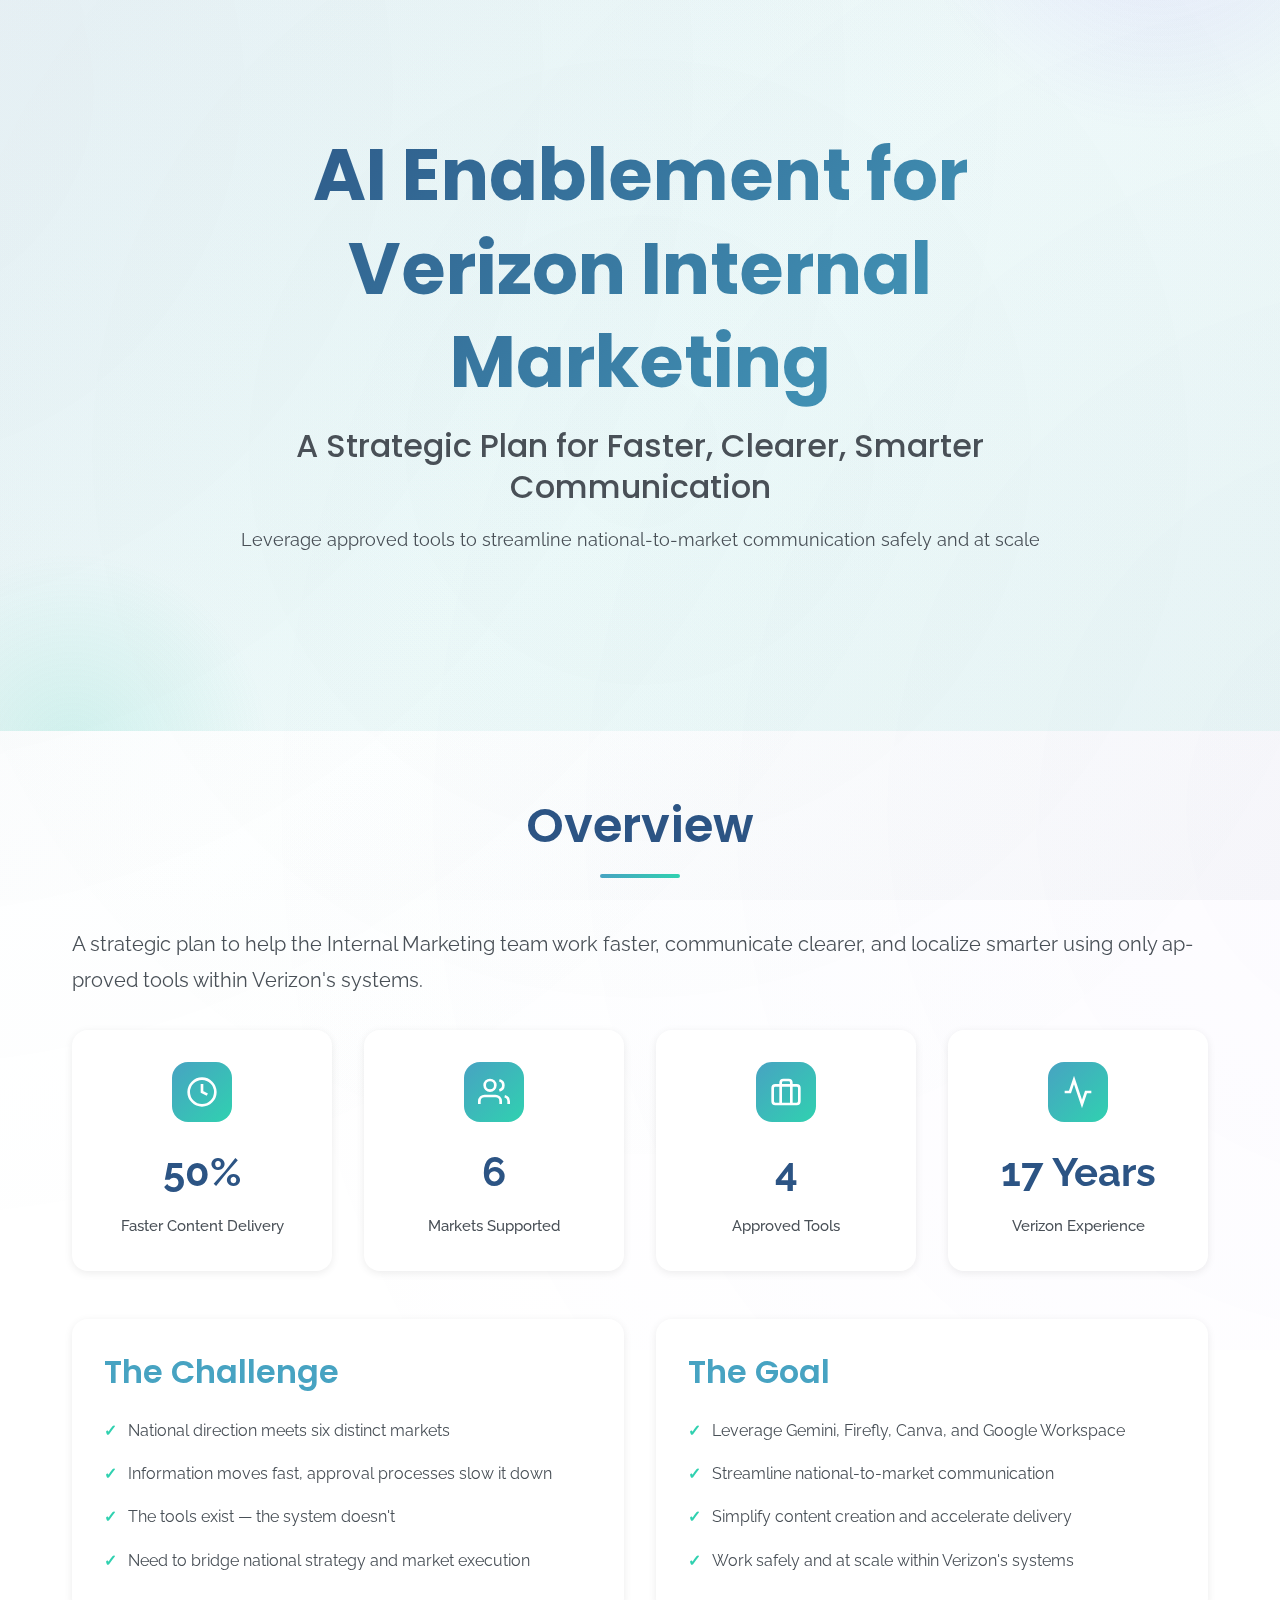
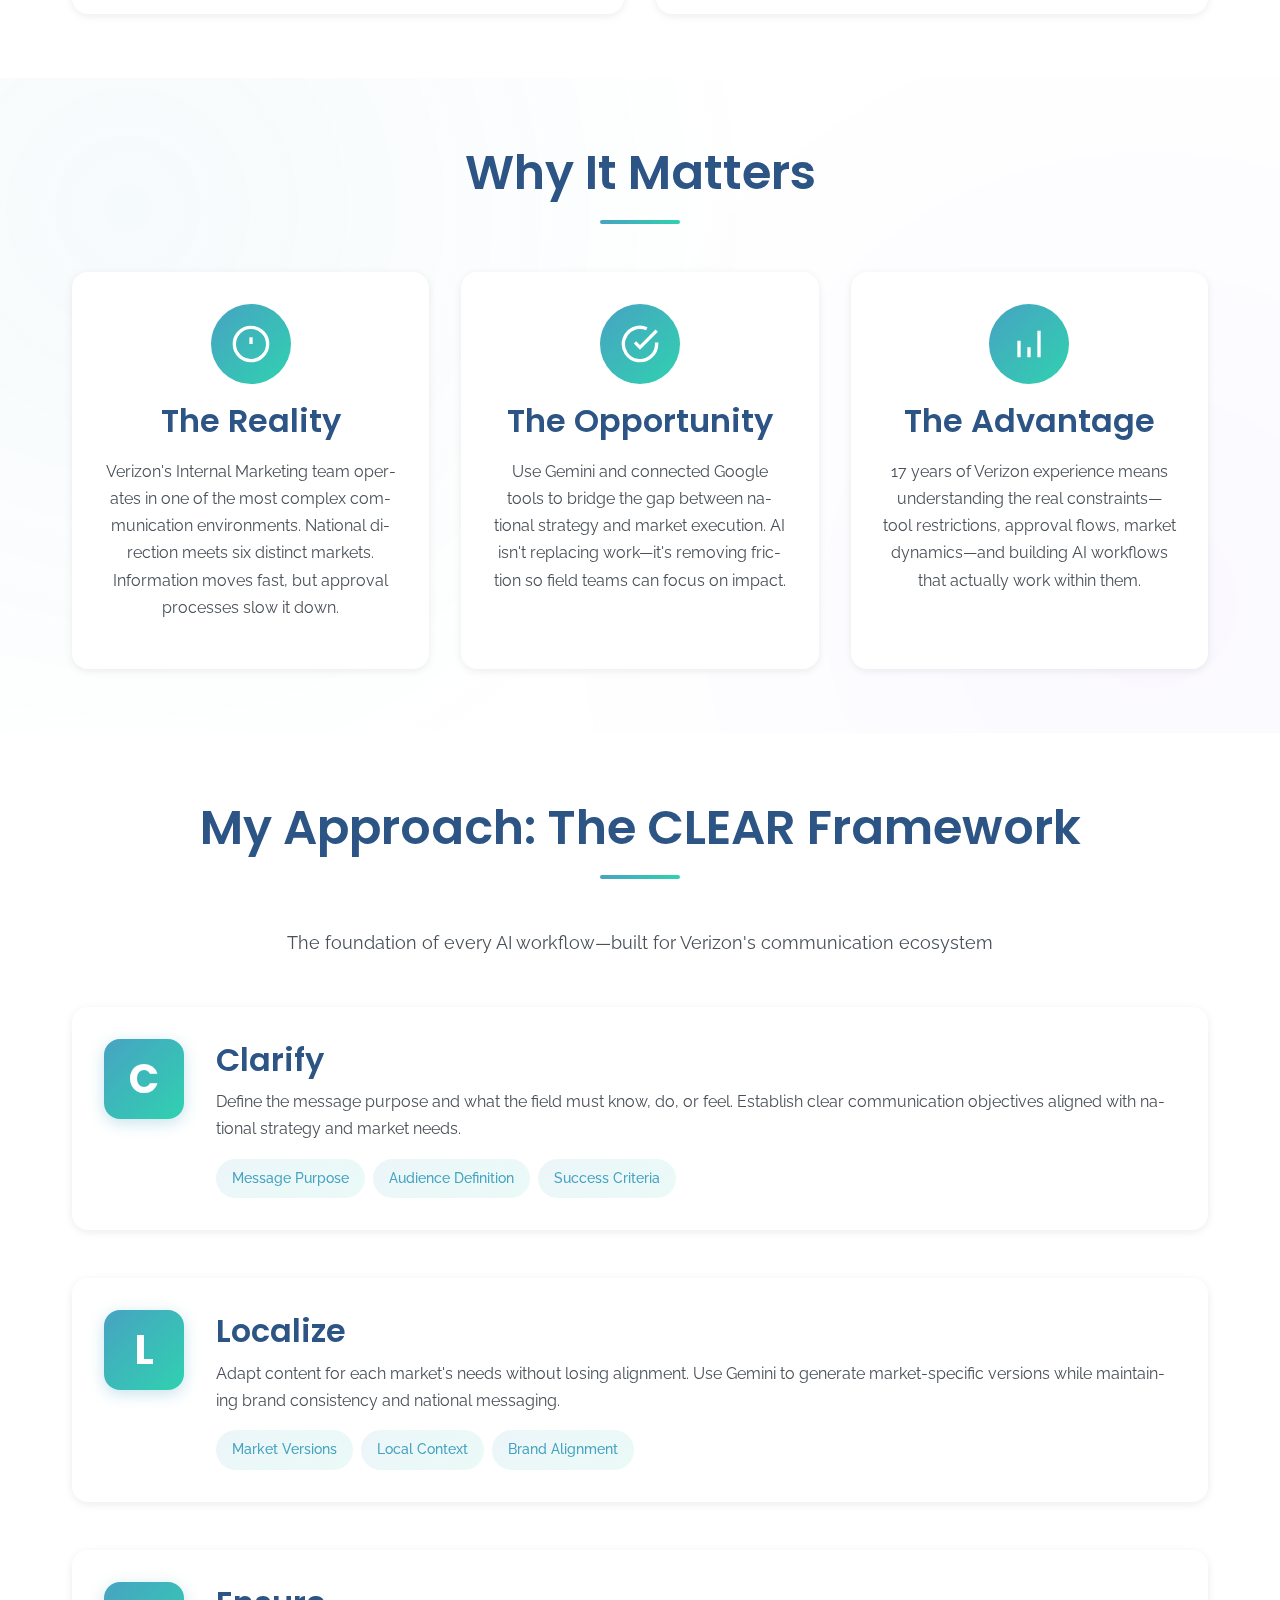
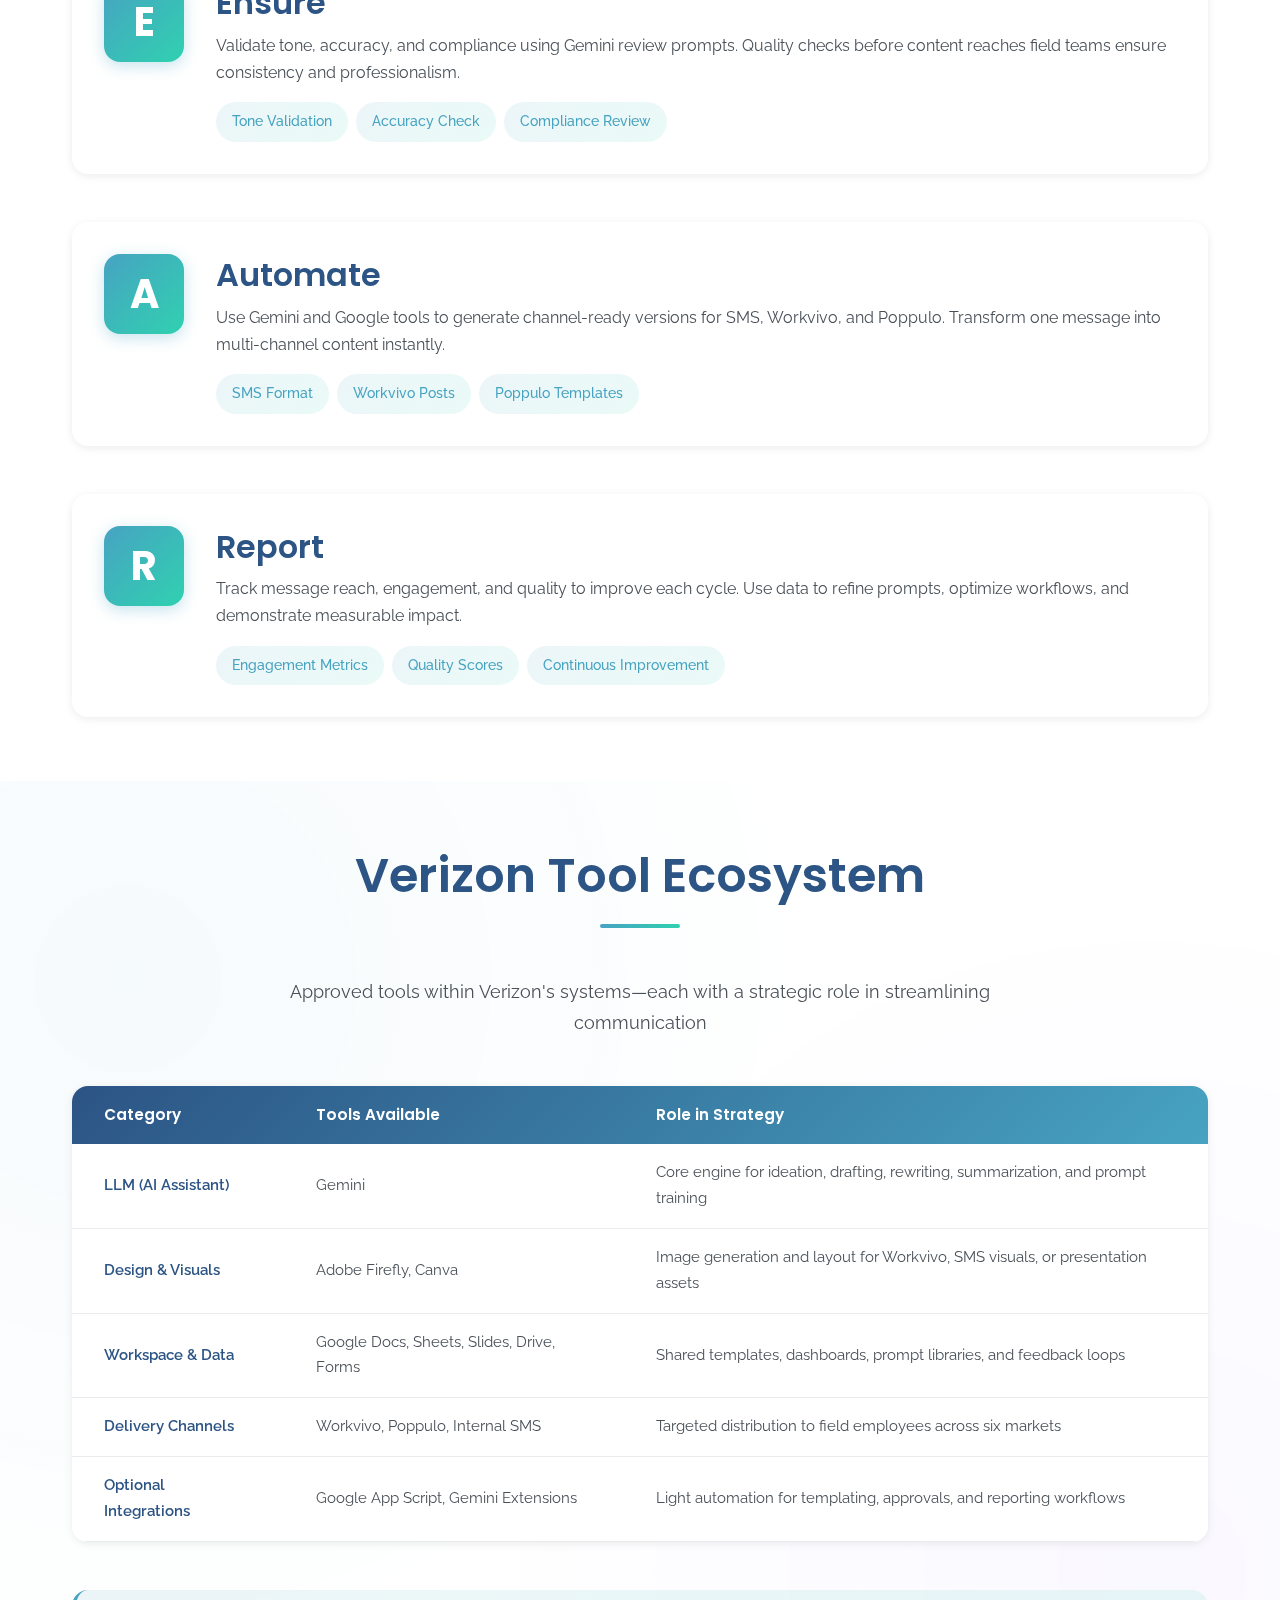
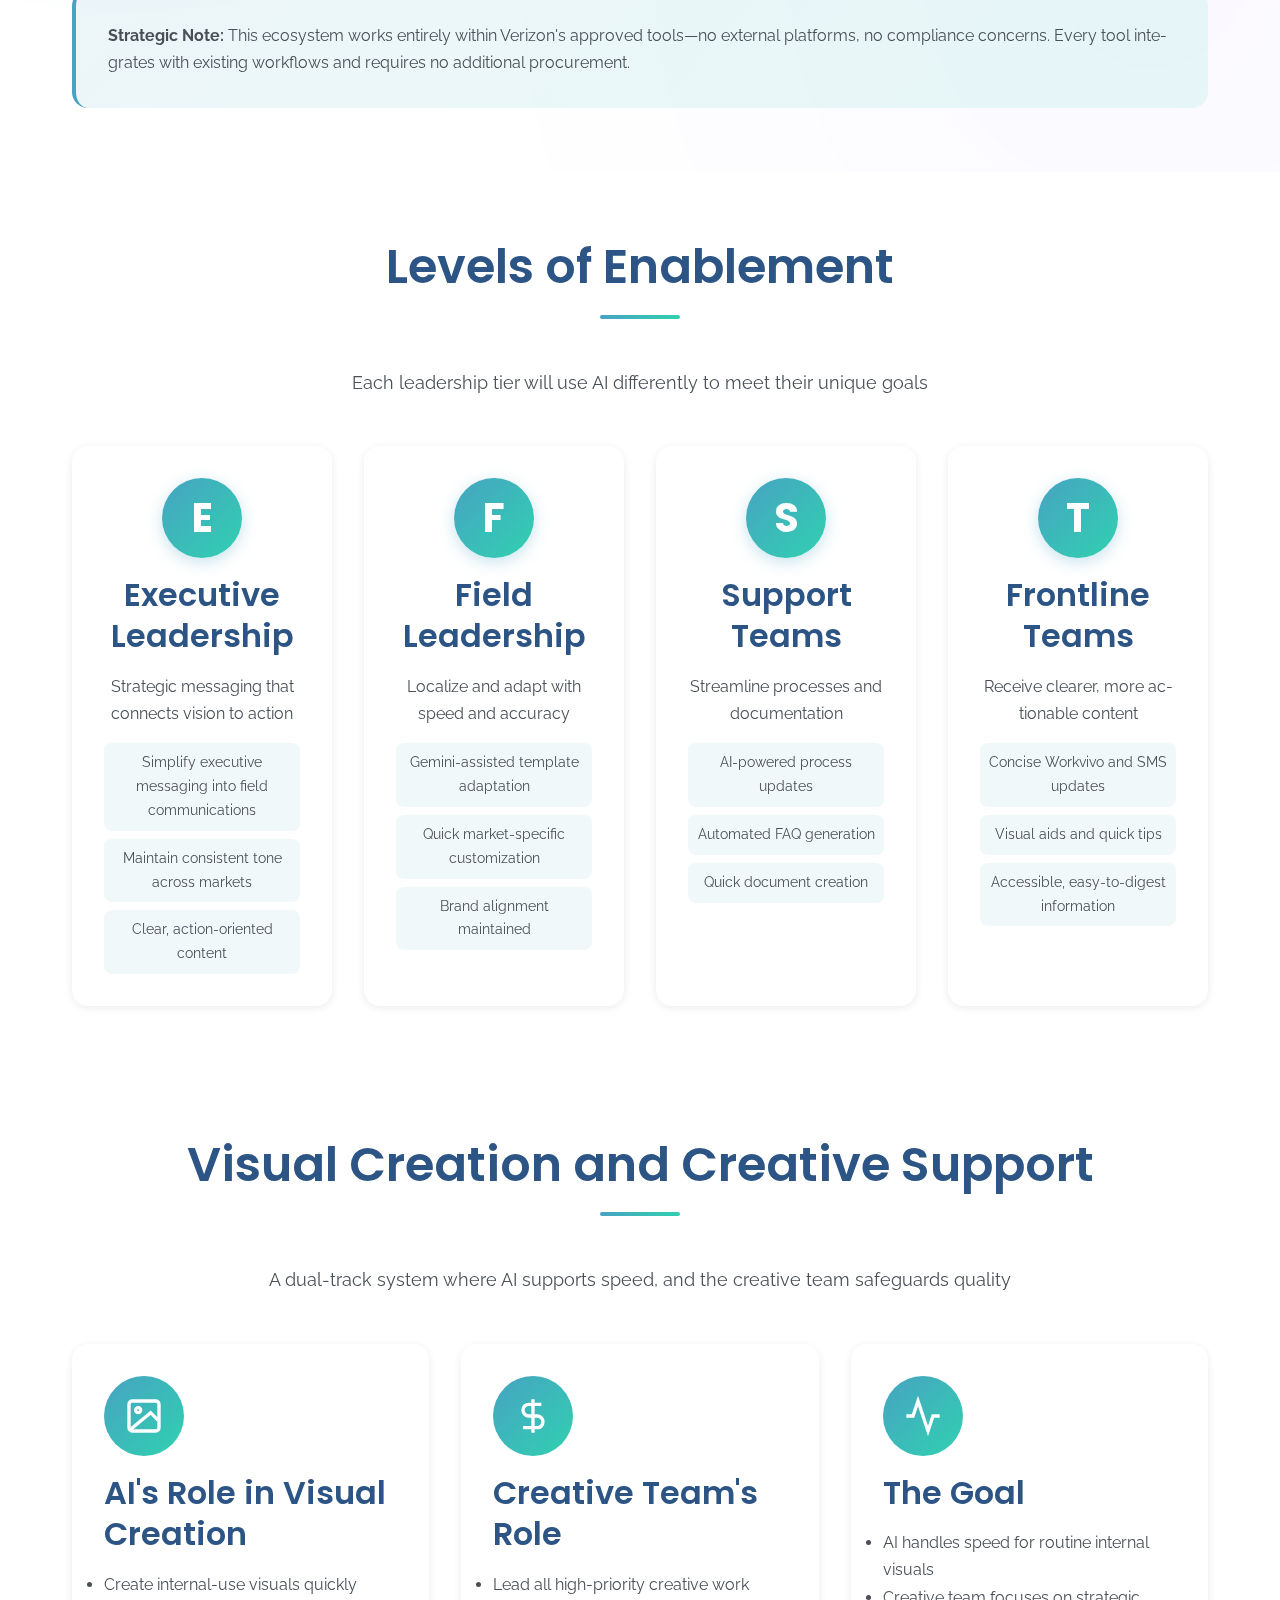
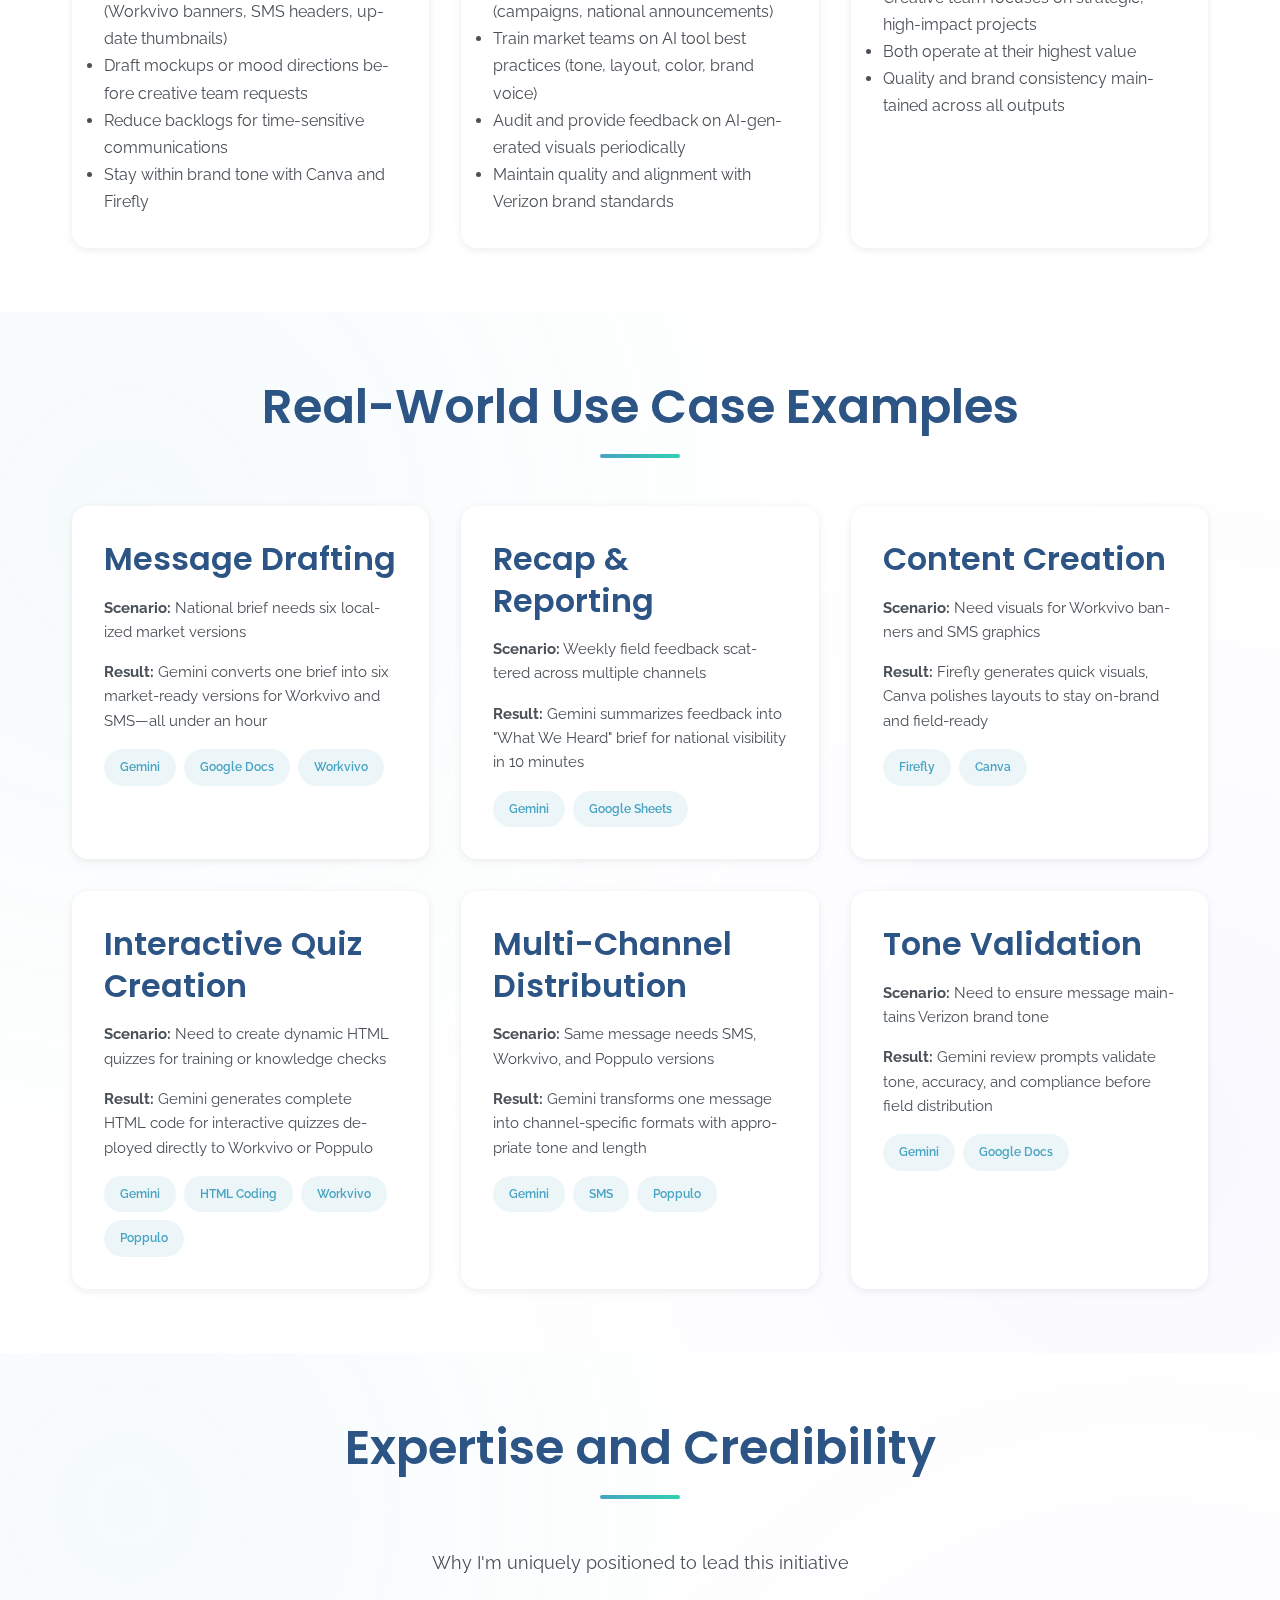
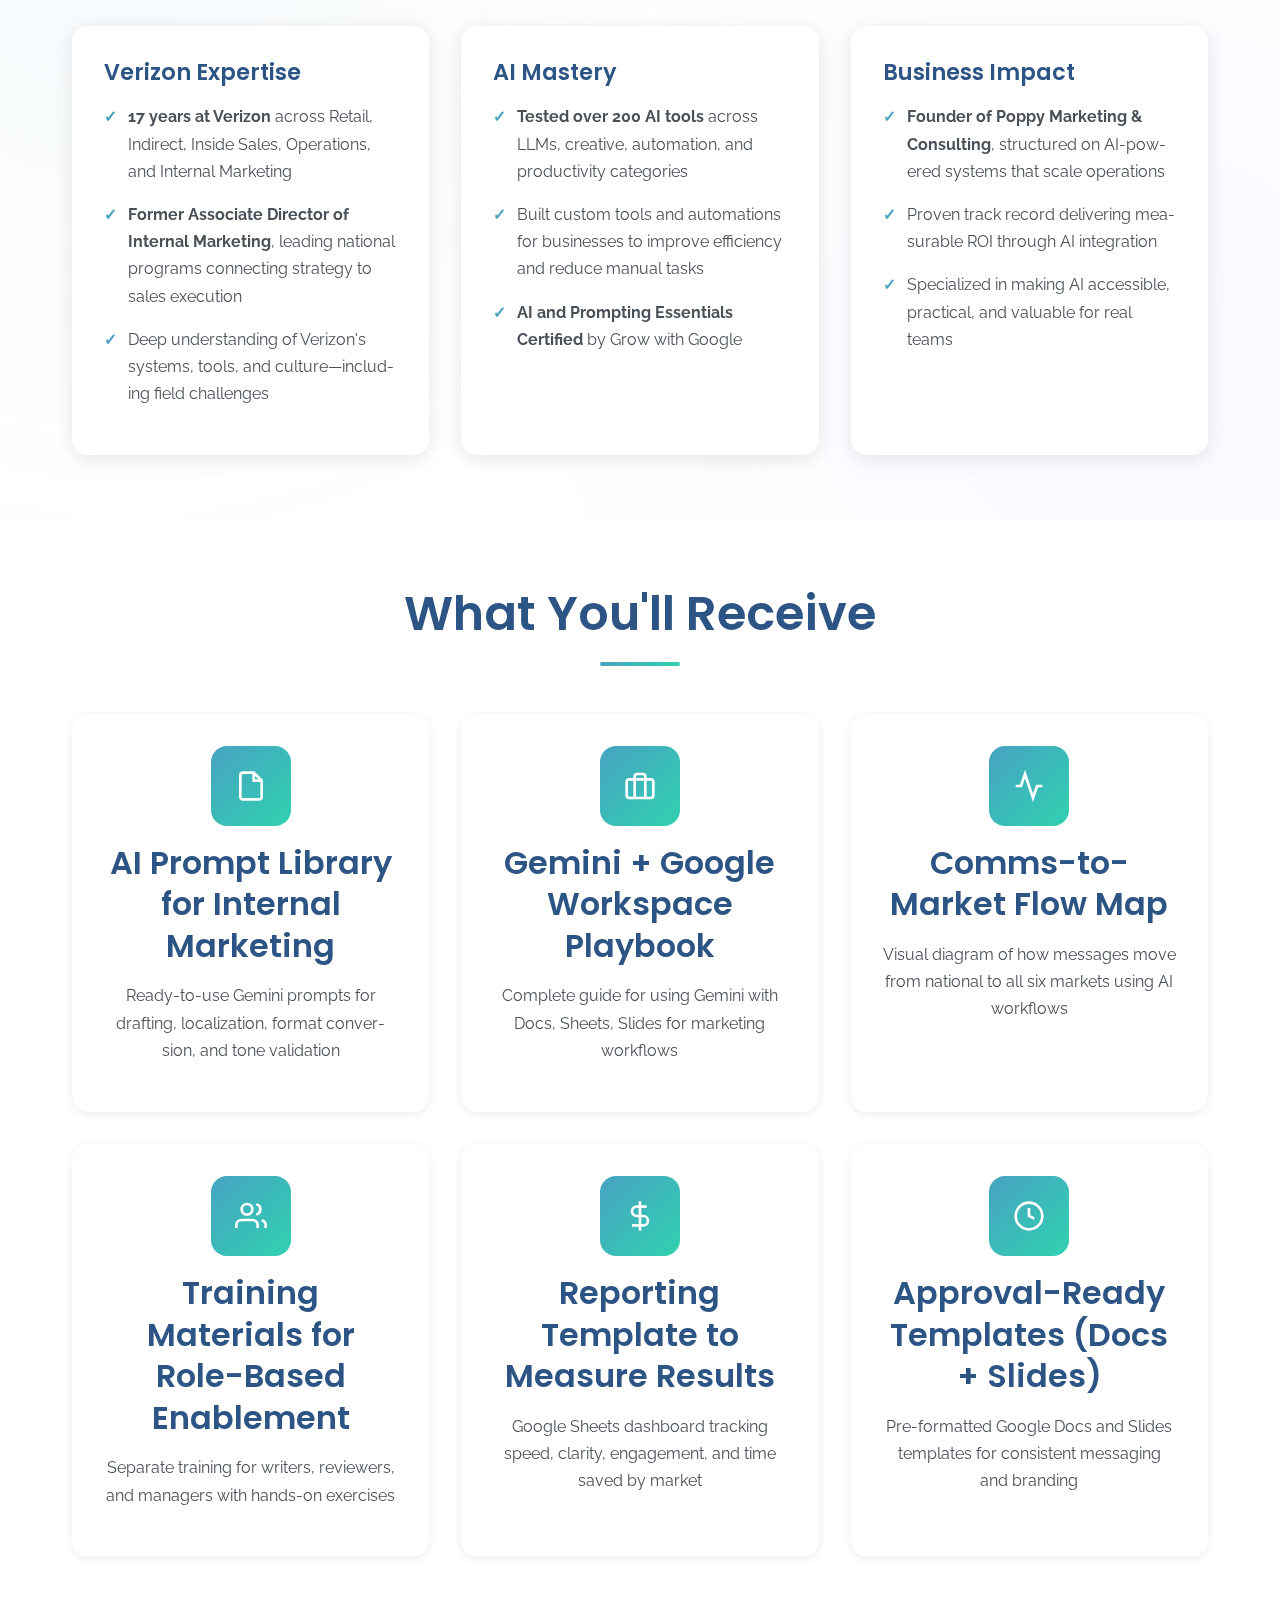
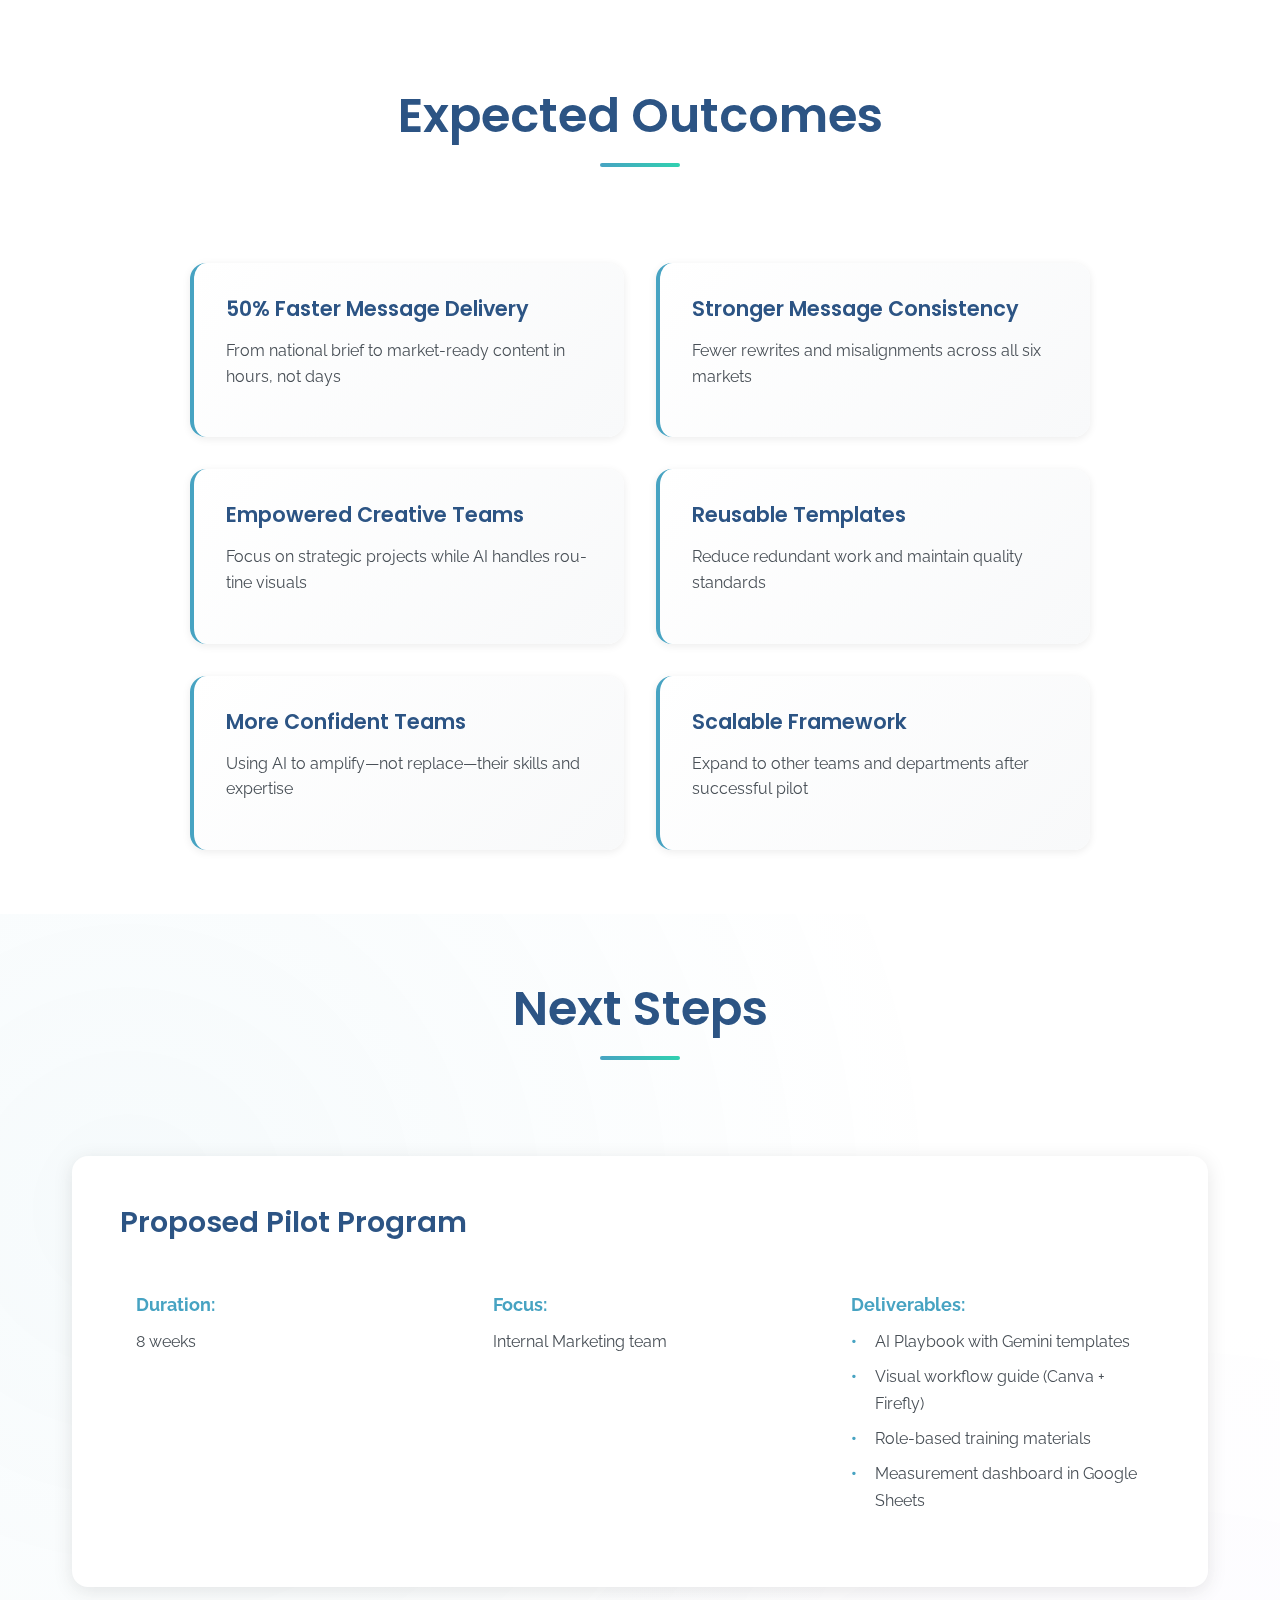
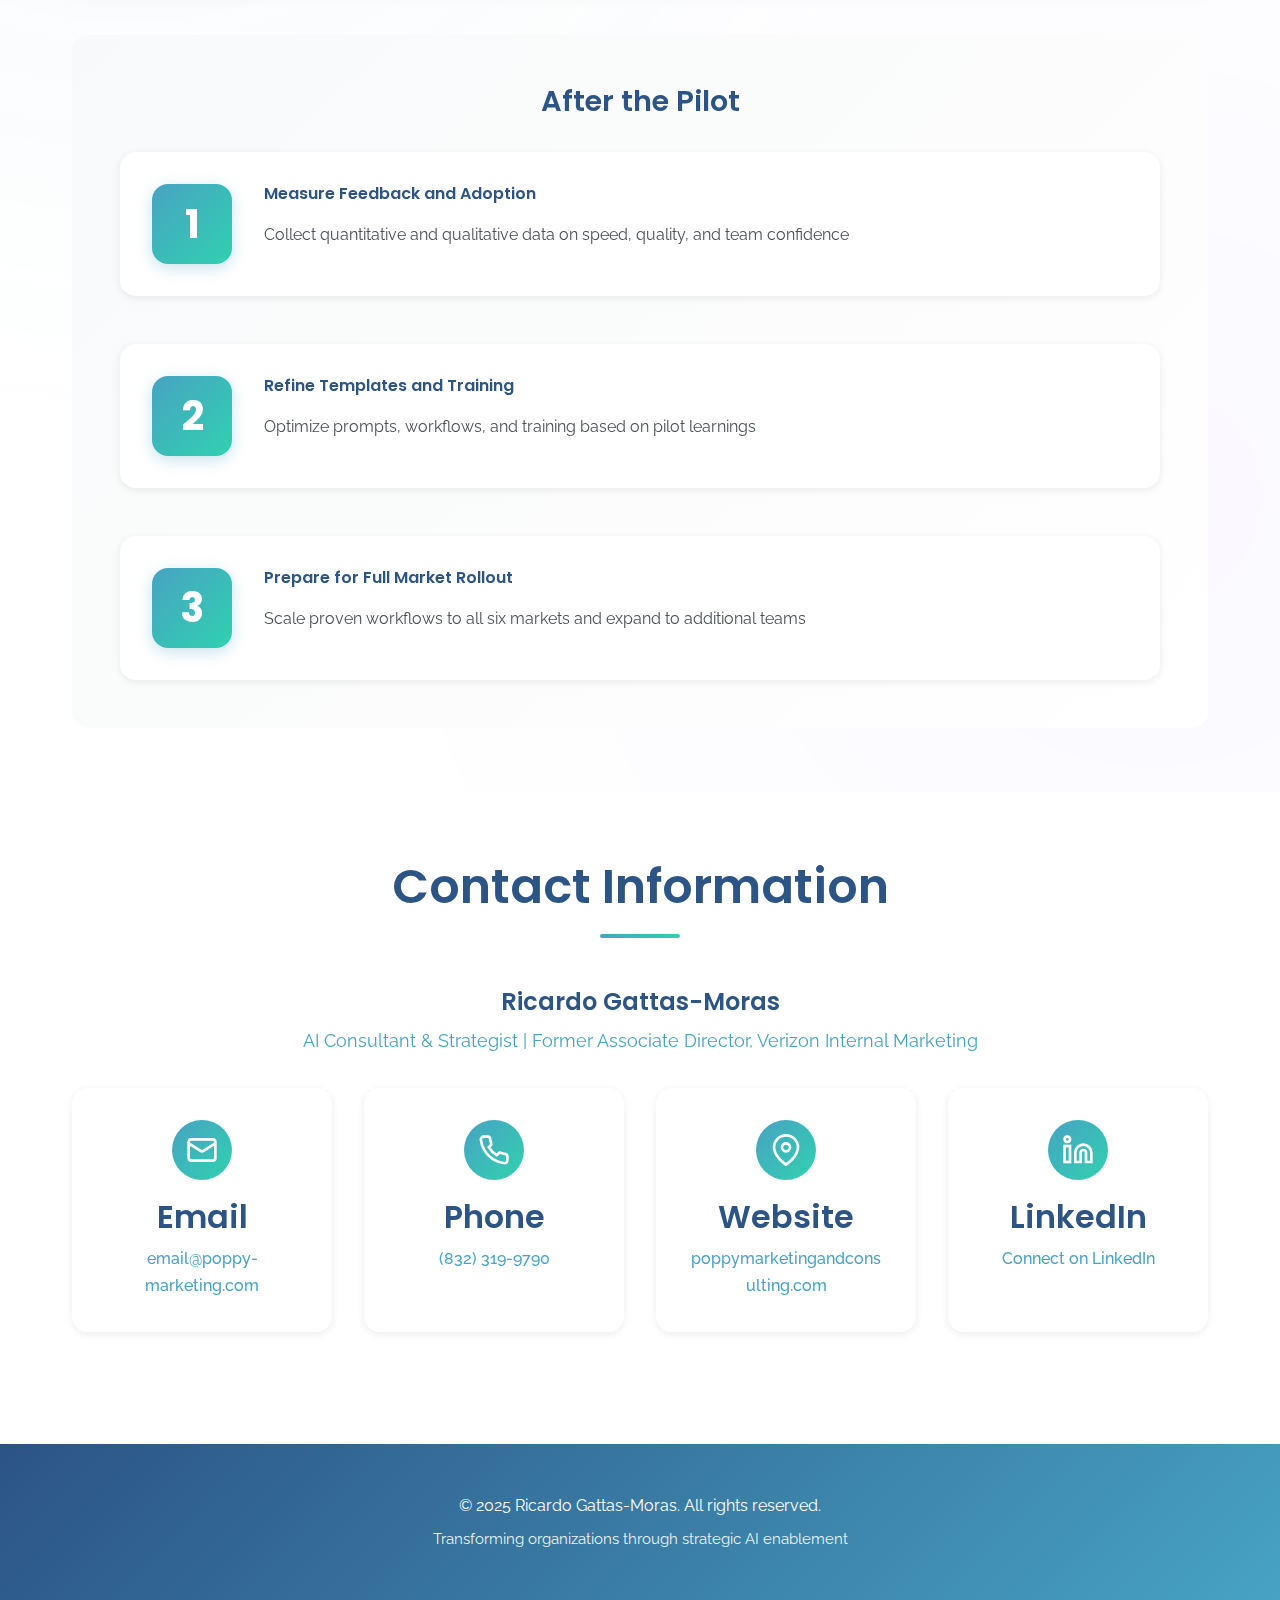
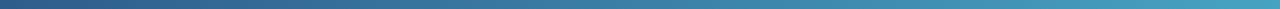
<file: index.html>
<!DOCTYPE html>
<html lang="en">
<head>
    <meta charset="UTF-8">
    <meta name="viewport" content="width=device-width, initial-scale=1.0">
    <title>AI Enablement Plan for Verizon Internal Marketing | Ricardo Gattas-Moras</title>
    <meta name="description" content="A strategic plan to empower Verizon's Internal Marketing team with AI tools for faster communication, clearer messaging, and seamless national-to-market alignment.">

    <!-- Google Fonts -->
    <link rel="preconnect" href="https://fonts.googleapis.com">
    <link rel="preconnect" href="https://fonts.gstatic.com" crossorigin>
    <link href="https://fonts.googleapis.com/css2?family=Poppins:wght@400;600;700&family=Raleway:wght@300;400;500;600&display=swap" rel="stylesheet">

    <link rel="stylesheet" href="styles.css">
</head>
<body>
    <!-- Hero Section -->
    <section class="hero">
        <div class="container">
            <div class="hero-content">
                <h1 class="hero-title">AI Enablement for Verizon Internal Marketing</h1>
                <h2 class="hero-subtitle">A Strategic Plan for Faster, Clearer, Smarter Communication</h2>
                <p class="hero-tagline">Leverage approved tools to streamline national-to-market communication safely and at scale</p>
            </div>
        </div>
    </section>

    <!-- Overview Section -->
    <section id="overview" class="section">
        <div class="container">
            <h2 class="section-title">
                <span>Overview</span>
                <div class="title-underline"></div>
            </h2>
            <div class="overview-content">
                <p class="lead-text">A strategic plan to help the Internal Marketing team work faster, communicate clearer, and localize smarter using only approved tools within Verizon's systems.</p>

                <div class="stats-grid">
                    <div class="stat-card">
                        <div class="stat-icon">
                            <svg xmlns="http://www.w3.org/2000/svg" width="32" height="32" viewBox="0 0 24 24" fill="none" stroke="currentColor" stroke-width="2">
                                <circle cx="12" cy="12" r="10"/><polyline points="12 6 12 12 16 14"/>
                            </svg>
                        </div>
                        <div class="stat-number">50%</div>
                        <div class="stat-label">Faster Content Delivery</div>
                    </div>
                    <div class="stat-card">
                        <div class="stat-icon">
                            <svg xmlns="http://www.w3.org/2000/svg" width="32" height="32" viewBox="0 0 24 24" fill="none" stroke="currentColor" stroke-width="2">
                                <path d="M17 21v-2a4 4 0 0 0-4-4H5a4 4 0 0 0-4 4v2"/><circle cx="9" cy="7" r="4"/><path d="M23 21v-2a4 4 0 0 0-3-3.87M16 3.13a4 4 0 0 1 0 7.75"/>
                            </svg>
                        </div>
                        <div class="stat-number">6</div>
                        <div class="stat-label">Markets Supported</div>
                    </div>
                    <div class="stat-card">
                        <div class="stat-icon">
                            <svg xmlns="http://www.w3.org/2000/svg" width="32" height="32" viewBox="0 0 24 24" fill="none" stroke="currentColor" stroke-width="2">
                                <rect x="2" y="7" width="20" height="14" rx="2" ry="2"/><path d="M16 21V5a2 2 0 0 0-2-2h-4a2 2 0 0 0-2 2v16"/>
                            </svg>
                        </div>
                        <div class="stat-number">4</div>
                        <div class="stat-label">Approved Tools</div>
                    </div>
                    <div class="stat-card">
                        <div class="stat-icon">
                            <svg xmlns="http://www.w3.org/2000/svg" width="32" height="32" viewBox="0 0 24 24" fill="none" stroke="currentColor" stroke-width="2">
                                <polyline points="22 12 18 12 15 21 9 3 6 12 2 12"/>
                            </svg>
                        </div>
                        <div class="stat-number">17 Years</div>
                        <div class="stat-label">Verizon Experience</div>
                    </div>
                </div>

                <div class="overview-points">
                    <div class="point-card">
                        <h3>The Challenge</h3>
                        <ul>
                            <li>National direction meets six distinct markets</li>
                            <li>Information moves fast, approval processes slow it down</li>
                            <li>The tools exist — the system doesn't</li>
                            <li>Need to bridge national strategy and market execution</li>
                        </ul>
                    </div>
                    <div class="point-card">
                        <h3>The Goal</h3>
                        <ul>
                            <li>Leverage Gemini, Firefly, Canva, and Google Workspace</li>
                            <li>Streamline national-to-market communication</li>
                            <li>Simplify content creation and accelerate delivery</li>
                            <li>Work safely and at scale within Verizon's systems</li>
                        </ul>
                    </div>
                </div>
            </div>
        </div>
    </section>

    <!-- Why It Matters Section -->
    <section id="why" class="section section-alt">
        <div class="container">
            <h2 class="section-title">
                <span>Why It Matters</span>
                <div class="title-underline"></div>
            </h2>
            <div class="why-grid">
                <div class="why-card">
                    <div class="why-icon">
                        <svg xmlns="http://www.w3.org/2000/svg" width="40" height="40" viewBox="0 0 24 24" fill="none" stroke="currentColor" stroke-width="2">
                            <circle cx="12" cy="12" r="10"/><line x1="12" y1="8" x2="12" y2="12"/><line x1="12" y1="16" x2="12.01" y2="16"/>
                        </svg>
                    </div>
                    <h3>The Reality</h3>
                    <p>Verizon's Internal Marketing team operates in one of the most complex communication environments. National direction meets six distinct markets. Information moves fast, but approval processes slow it down.</p>
                </div>
                <div class="why-card">
                    <div class="why-icon">
                        <svg xmlns="http://www.w3.org/2000/svg" width="40" height="40" viewBox="0 0 24 24" fill="none" stroke="currentColor" stroke-width="2">
                            <path d="M22 11.08V12a10 10 0 1 1-5.93-9.14"/><polyline points="22 4 12 14.01 9 11.01"/>
                        </svg>
                    </div>
                    <h3>The Opportunity</h3>
                    <p>Use Gemini and connected Google tools to bridge the gap between national strategy and market execution. AI isn't replacing work—it's removing friction so field teams can focus on impact.</p>
                </div>
                <div class="why-card">
                    <div class="why-icon">
                        <svg xmlns="http://www.w3.org/2000/svg" width="40" height="40" viewBox="0 0 24 24" fill="none" stroke="currentColor" stroke-width="2">
                            <path d="M12 20v-6M6 20V10M18 20V4"/>
                        </svg>
                    </div>
                    <h3>The Advantage</h3>
                    <p>17 years of Verizon experience means understanding the real constraints—tool restrictions, approval flows, market dynamics—and building AI workflows that actually work within them.</p>
                </div>
            </div>
        </div>
    </section>

    <!-- My Approach Section -->
    <section id="approach" class="section">
        <div class="container">
            <h2 class="section-title">
                <span>My Approach: The CLEAR Framework</span>
                <div class="title-underline"></div>
            </h2>
            <p class="section-intro">The foundation of every AI workflow—built for Verizon's communication ecosystem</p>

            <div class="process-steps">
                <div class="process-step">
                    <div class="step-badge">
                        <span class="step-letter">C</span>
                    </div>
                    <div class="step-content">
                        <h3>Clarify</h3>
                        <p>Define the message purpose and what the field must know, do, or feel. Establish clear communication objectives aligned with national strategy and market needs.</p>
                        <div class="step-deliverables">
                            <span class="deliverable-tag">Message Purpose</span>
                            <span class="deliverable-tag">Audience Definition</span>
                            <span class="deliverable-tag">Success Criteria</span>
                        </div>
                    </div>
                </div>

                <div class="process-step">
                    <div class="step-badge">
                        <span class="step-letter">L</span>
                    </div>
                    <div class="step-content">
                        <h3>Localize</h3>
                        <p>Adapt content for each market's needs without losing alignment. Use Gemini to generate market-specific versions while maintaining brand consistency and national messaging.</p>
                        <div class="step-deliverables">
                            <span class="deliverable-tag">Market Versions</span>
                            <span class="deliverable-tag">Local Context</span>
                            <span class="deliverable-tag">Brand Alignment</span>
                        </div>
                    </div>
                </div>

                <div class="process-step">
                    <div class="step-badge">
                        <span class="step-letter">E</span>
                    </div>
                    <div class="step-content">
                        <h3>Ensure</h3>
                        <p>Validate tone, accuracy, and compliance using Gemini review prompts. Quality checks before content reaches field teams ensure consistency and professionalism.</p>
                        <div class="step-deliverables">
                            <span class="deliverable-tag">Tone Validation</span>
                            <span class="deliverable-tag">Accuracy Check</span>
                            <span class="deliverable-tag">Compliance Review</span>
                        </div>
                    </div>
                </div>

                <div class="process-step">
                    <div class="step-badge">
                        <span class="step-letter">A</span>
                    </div>
                    <div class="step-content">
                        <h3>Automate</h3>
                        <p>Use Gemini and Google tools to generate channel-ready versions for SMS, Workvivo, and Poppulo. Transform one message into multi-channel content instantly.</p>
                        <div class="step-deliverables">
                            <span class="deliverable-tag">SMS Format</span>
                            <span class="deliverable-tag">Workvivo Posts</span>
                            <span class="deliverable-tag">Poppulo Templates</span>
                        </div>
                    </div>
                </div>

                <div class="process-step">
                    <div class="step-badge">
                        <span class="step-letter">R</span>
                    </div>
                    <div class="step-content">
                        <h3>Report</h3>
                        <p>Track message reach, engagement, and quality to improve each cycle. Use data to refine prompts, optimize workflows, and demonstrate measurable impact.</p>
                        <div class="step-deliverables">
                            <span class="deliverable-tag">Engagement Metrics</span>
                            <span class="deliverable-tag">Quality Scores</span>
                            <span class="deliverable-tag">Continuous Improvement</span>
                        </div>
                    </div>
                </div>
            </div>
        </div>
    </section>

    <!-- Tool Ecosystem Section -->
    <section id="ecosystem" class="section section-alt">
        <div class="container">
            <h2 class="section-title">
                <span>Verizon Tool Ecosystem</span>
                <div class="title-underline"></div>
            </h2>
            <p class="section-intro">Approved tools within Verizon's systems—each with a strategic role in streamlining communication</p>

            <div class="table-container">
                <table class="tools-table">
                    <thead>
                        <tr>
                            <th>Category</th>
                            <th>Tools Available</th>
                            <th>Role in Strategy</th>
                        </tr>
                    </thead>
                    <tbody>
                        <tr>
                            <td><strong>LLM (AI Assistant)</strong></td>
                            <td>Gemini</td>
                            <td>Core engine for ideation, drafting, rewriting, summarization, and prompt training</td>
                        </tr>
                        <tr>
                            <td><strong>Design & Visuals</strong></td>
                            <td>Adobe Firefly, Canva</td>
                            <td>Image generation and layout for Workvivo, SMS visuals, or presentation assets</td>
                        </tr>
                        <tr>
                            <td><strong>Workspace & Data</strong></td>
                            <td>Google Docs, Sheets, Slides, Drive, Forms</td>
                            <td>Shared templates, dashboards, prompt libraries, and feedback loops</td>
                        </tr>
                        <tr>
                            <td><strong>Delivery Channels</strong></td>
                            <td>Workvivo, Poppulo, Internal SMS</td>
                            <td>Targeted distribution to field employees across six markets</td>
                        </tr>
                        <tr>
                            <td><strong>Optional Integrations</strong></td>
                            <td>Google App Script, Gemini Extensions</td>
                            <td>Light automation for templating, approvals, and reporting workflows</td>
                        </tr>
                    </tbody>
                </table>
            </div>

            <div class="ecosystem-note">
                <p><strong>Strategic Note:</strong> This ecosystem works entirely within Verizon's approved tools—no external platforms, no compliance concerns. Every tool integrates with existing workflows and requires no additional procurement.</p>
            </div>
        </div>
    </section>

    <!-- Levels of Enablement Section -->
    <section id="enablement" class="section">
        <div class="container">
            <h2 class="section-title">
                <span>Levels of Enablement</span>
                <div class="title-underline"></div>
            </h2>
            <p class="section-intro">Each leadership tier will use AI differently to meet their unique goals</p>

            <div class="framework-grid">
                <div class="framework-card">
                    <div class="framework-badge">
                        <span class="framework-letter">E</span>
                    </div>
                    <h3>Executive Leadership</h3>
                    <p>Strategic messaging that connects vision to action</p>
                    <div class="framework-metrics">
                        <div class="metric">Simplify executive messaging into field communications</div>
                        <div class="metric">Maintain consistent tone across markets</div>
                        <div class="metric">Clear, action-oriented content</div>
                    </div>
                </div>

                <div class="framework-card">
                    <div class="framework-badge">
                        <span class="framework-letter">F</span>
                    </div>
                    <h3>Field Leadership</h3>
                    <p>Localize and adapt with speed and accuracy</p>
                    <div class="framework-metrics">
                        <div class="metric">Gemini-assisted template adaptation</div>
                        <div class="metric">Quick market-specific customization</div>
                        <div class="metric">Brand alignment maintained</div>
                    </div>
                </div>

                <div class="framework-card">
                    <div class="framework-badge">
                        <span class="framework-letter">S</span>
                    </div>
                    <h3>Support Teams</h3>
                    <p>Streamline processes and documentation</p>
                    <div class="framework-metrics">
                        <div class="metric">AI-powered process updates</div>
                        <div class="metric">Automated FAQ generation</div>
                        <div class="metric">Quick document creation</div>
                    </div>
                </div>

                <div class="framework-card">
                    <div class="framework-badge">
                        <span class="framework-letter">T</span>
                    </div>
                    <h3>Frontline Teams</h3>
                    <p>Receive clearer, more actionable content</p>
                    <div class="framework-metrics">
                        <div class="metric">Concise Workvivo and SMS updates</div>
                        <div class="metric">Visual aids and quick tips</div>
                        <div class="metric">Accessible, easy-to-digest information</div>
                    </div>
                </div>
            </div>
        </div>
    </section>

    <!-- Visual Creation and Creative Support Section -->
    <section id="creative" class="section">
        <div class="container">
            <h2 class="section-title">
                <span>Visual Creation and Creative Support</span>
                <div class="title-underline"></div>
            </h2>
            <p class="section-intro">A dual-track system where AI supports speed, and the creative team safeguards quality</p>

            <div class="why-grid">
                <div class="why-card">
                    <div class="why-icon">
                        <svg xmlns="http://www.w3.org/2000/svg" width="40" height="40" viewBox="0 0 24 24" fill="none" stroke="currentColor" stroke-width="2">
                            <rect x="3" y="3" width="18" height="18" rx="2"/><circle cx="8.5" cy="8.5" r="1.5"/><path d="M20.4 14.5L16 10 4 20"/>
                        </svg>
                    </div>
                    <h3>AI's Role in Visual Creation</h3>
                    <ul>
                        <li>Create internal-use visuals quickly (Workvivo banners, SMS headers, update thumbnails)</li>
                        <li>Draft mockups or mood directions before creative team requests</li>
                        <li>Reduce backlogs for time-sensitive communications</li>
                        <li>Stay within brand tone with Canva and Firefly</li>
                    </ul>
                </div>

                <div class="why-card">
                    <div class="why-icon">
                        <svg xmlns="http://www.w3.org/2000/svg" width="40" height="40" viewBox="0 0 24 24" fill="none" stroke="currentColor" stroke-width="2">
                            <path d="M12 2v20M17 5H9.5a3.5 3.5 0 0 0 0 7h5a3.5 3.5 0 0 1 0 7H6"/>
                        </svg>
                    </div>
                    <h3>Creative Team's Role</h3>
                    <ul>
                        <li>Lead all high-priority creative work (campaigns, national announcements)</li>
                        <li>Train market teams on AI tool best practices (tone, layout, color, brand voice)</li>
                        <li>Audit and provide feedback on AI-generated visuals periodically</li>
                        <li>Maintain quality and alignment with Verizon brand standards</li>
                    </ul>
                </div>

                <div class="why-card">
                    <div class="why-icon">
                        <svg xmlns="http://www.w3.org/2000/svg" width="40" height="40" viewBox="0 0 24 24" fill="none" stroke="currentColor" stroke-width="2">
                            <polyline points="22 12 18 12 15 21 9 3 6 12 2 12"/>
                        </svg>
                    </div>
                    <h3>The Goal</h3>
                    <ul>
                        <li>AI handles speed for routine internal visuals</li>
                        <li>Creative team focuses on strategic, high-impact projects</li>
                        <li>Both operate at their highest value</li>
                        <li>Quality and brand consistency maintained across all outputs</li>
                    </ul>
                </div>
            </div>
        </div>
    </section>

    <!-- Use Cases Section -->
    <section id="use-cases" class="section section-alt">
        <div class="container">
            <h2 class="section-title">
                <span>Real-World Use Case Examples</span>
                <div class="title-underline"></div>
            </h2>

            <div class="use-cases-grid">
                <div class="use-case-card">
                    <div class="use-case-header">
                        <h3>Message Drafting</h3>
                    </div>
                    <p class="use-case-problem"><strong>Scenario:</strong> National brief needs six localized market versions</p>
                    <p class="use-case-solution"><strong>Result:</strong> Gemini converts one brief into six market-ready versions for Workvivo and SMS—all under an hour</p>
                    <div class="use-case-tools">
                        <span class="tool-tag">Gemini</span>
                        <span class="tool-tag">Google Docs</span>
                        <span class="tool-tag">Workvivo</span>
                    </div>
                </div>

                <div class="use-case-card">
                    <div class="use-case-header">
                        <h3>Recap & Reporting</h3>
                    </div>
                    <p class="use-case-problem"><strong>Scenario:</strong> Weekly field feedback scattered across multiple channels</p>
                    <p class="use-case-solution"><strong>Result:</strong> Gemini summarizes feedback into "What We Heard" brief for national visibility in 10 minutes</p>
                    <div class="use-case-tools">
                        <span class="tool-tag">Gemini</span>
                        <span class="tool-tag">Google Sheets</span>
                    </div>
                </div>

                <div class="use-case-card">
                    <div class="use-case-header">
                        <h3>Content Creation</h3>
                    </div>
                    <p class="use-case-problem"><strong>Scenario:</strong> Need visuals for Workvivo banners and SMS graphics</p>
                    <p class="use-case-solution"><strong>Result:</strong> Firefly generates quick visuals, Canva polishes layouts to stay on-brand and field-ready</p>
                    <div class="use-case-tools">
                        <span class="tool-tag">Firefly</span>
                        <span class="tool-tag">Canva</span>
                    </div>
                </div>

                <div class="use-case-card">
                    <div class="use-case-header">
                        <h3>Interactive Quiz Creation</h3>
                    </div>
                    <p class="use-case-problem"><strong>Scenario:</strong> Need to create dynamic HTML quizzes for training or knowledge checks</p>
                    <p class="use-case-solution"><strong>Result:</strong> Gemini generates complete HTML code for interactive quizzes deployed directly to Workvivo or Poppulo</p>
                    <div class="use-case-tools">
                        <span class="tool-tag">Gemini</span>
                        <span class="tool-tag">HTML Coding</span>
                        <span class="tool-tag">Workvivo</span>
                        <span class="tool-tag">Poppulo</span>
                    </div>
                </div>

                <div class="use-case-card">
                    <div class="use-case-header">
                        <h3>Multi-Channel Distribution</h3>
                    </div>
                    <p class="use-case-problem"><strong>Scenario:</strong> Same message needs SMS, Workvivo, and Poppulo versions</p>
                    <p class="use-case-solution"><strong>Result:</strong> Gemini transforms one message into channel-specific formats with appropriate tone and length</p>
                    <div class="use-case-tools">
                        <span class="tool-tag">Gemini</span>
                        <span class="tool-tag">SMS</span>
                        <span class="tool-tag">Poppulo</span>
                    </div>
                </div>

                <div class="use-case-card">
                    <div class="use-case-header">
                        <h3>Tone Validation</h3>
                    </div>
                    <p class="use-case-problem"><strong>Scenario:</strong> Need to ensure message maintains Verizon brand tone</p>
                    <p class="use-case-solution"><strong>Result:</strong> Gemini review prompts validate tone, accuracy, and compliance before field distribution</p>
                    <div class="use-case-tools">
                        <span class="tool-tag">Gemini</span>
                        <span class="tool-tag">Google Docs</span>
                    </div>
                </div>
            </div>
        </div>
    </section>

    <!-- Expertise and Credibility Section -->
    <section id="expertise" class="section section-alt">
        <div class="container">
            <h2 class="section-title">
                <span>Expertise and Credibility</span>
                <div class="title-underline"></div>
            </h2>
            <p class="section-intro">Why I'm uniquely positioned to lead this initiative</p>

            <div class="expertise-grid">
                <div class="expertise-card">
                    <h3>Verizon Expertise</h3>
                    <ul>
                        <li><strong>17 years at Verizon</strong> across Retail, Indirect, Inside Sales, Operations, and Internal Marketing</li>
                        <li><strong>Former Associate Director of Internal Marketing</strong>, leading national programs connecting strategy to sales execution</li>
                        <li>Deep understanding of Verizon's systems, tools, and culture—including field challenges</li>
                    </ul>
                </div>

                <div class="expertise-card">
                    <h3>AI Mastery</h3>
                    <ul>
                        <li><strong>Tested over 200 AI tools</strong> across LLMs, creative, automation, and productivity categories</li>
                        <li>Built custom tools and automations for businesses to improve efficiency and reduce manual tasks</li>
                        <li><strong>AI and Prompting Essentials Certified</strong> by Grow with Google</li>
                    </ul>
                </div>

                <div class="expertise-card">
                    <h3>Business Impact</h3>
                    <ul>
                        <li><strong>Founder of Poppy Marketing & Consulting</strong>, structured on AI-powered systems that scale operations</li>
                        <li>Proven track record delivering measurable ROI through AI integration</li>
                        <li>Specialized in making AI accessible, practical, and valuable for real teams</li>
                    </ul>
                </div>
            </div>

        </div>
    </section>

    <!-- Deliverables Section -->
    <section id="deliverables" class="section">
        <div class="container">
            <h2 class="section-title">
                <span>What You'll Receive</span>
                <div class="title-underline"></div>
            </h2>

            <div class="deliverables-grid">
                <div class="deliverable-card">
                    <div class="deliverable-icon">
                        <svg xmlns="http://www.w3.org/2000/svg" width="32" height="32" viewBox="0 0 24 24" fill="none" stroke="currentColor" stroke-width="2">
                            <path d="M14 2H6a2 2 0 0 0-2 2v16a2 2 0 0 0 2 2h12a2 2 0 0 0 2-2V8z"/><polyline points="14 2 14 8 20 8"/>
                        </svg>
                    </div>
                    <h3>AI Prompt Library for Internal Marketing</h3>
                    <p>Ready-to-use Gemini prompts for drafting, localization, format conversion, and tone validation</p>
                </div>

                <div class="deliverable-card">
                    <div class="deliverable-icon">
                        <svg xmlns="http://www.w3.org/2000/svg" width="32" height="32" viewBox="0 0 24 24" fill="none" stroke="currentColor" stroke-width="2">
                            <rect x="2" y="7" width="20" height="14" rx="2" ry="2"/><path d="M16 21V5a2 2 0 0 0-2-2h-4a2 2 0 0 0-2 2v16"/>
                        </svg>
                    </div>
                    <h3>Gemini + Google Workspace Playbook</h3>
                    <p>Complete guide for using Gemini with Docs, Sheets, Slides for marketing workflows</p>
                </div>

                <div class="deliverable-card">
                    <div class="deliverable-icon">
                        <svg xmlns="http://www.w3.org/2000/svg" width="32" height="32" viewBox="0 0 24 24" fill="none" stroke="currentColor" stroke-width="2">
                            <polyline points="22 12 18 12 15 21 9 3 6 12 2 12"/>
                        </svg>
                    </div>
                    <h3>Comms-to-Market Flow Map</h3>
                    <p>Visual diagram of how messages move from national to all six markets using AI workflows</p>
                </div>

                <div class="deliverable-card">
                    <div class="deliverable-icon">
                        <svg xmlns="http://www.w3.org/2000/svg" width="32" height="32" viewBox="0 0 24 24" fill="none" stroke="currentColor" stroke-width="2">
                            <path d="M17 21v-2a4 4 0 0 0-4-4H5a4 4 0 0 0-4 4v2"/><circle cx="9" cy="7" r="4"/><path d="M23 21v-2a4 4 0 0 0-3-3.87M16 3.13a4 4 0 0 1 0 7.75"/>
                        </svg>
                    </div>
                    <h3>Training Materials for Role-Based Enablement</h3>
                    <p>Separate training for writers, reviewers, and managers with hands-on exercises</p>
                </div>

                <div class="deliverable-card">
                    <div class="deliverable-icon">
                        <svg xmlns="http://www.w3.org/2000/svg" width="32" height="32" viewBox="0 0 24 24" fill="none" stroke="currentColor" stroke-width="2">
                            <line x1="12" y1="1" x2="12" y2="23"/><path d="M17 5H9.5a3.5 3.5 0 0 0 0 7h5a3.5 3.5 0 0 1 0 7H6"/>
                        </svg>
                    </div>
                    <h3>Reporting Template to Measure Results</h3>
                    <p>Google Sheets dashboard tracking speed, clarity, engagement, and time saved by market</p>
                </div>

                <div class="deliverable-card">
                    <div class="deliverable-icon">
                        <svg xmlns="http://www.w3.org/2000/svg" width="32" height="32" viewBox="0 0 24 24" fill="none" stroke="currentColor" stroke-width="2">
                            <circle cx="12" cy="12" r="10"/><polyline points="12 6 12 12 16 14"/>
                        </svg>
                    </div>
                    <h3>Approval-Ready Templates (Docs + Slides)</h3>
                    <p>Pre-formatted Google Docs and Slides templates for consistent messaging and branding</p>
                </div>
            </div>
        </div>
    </section>

    <!-- Outcomes Section -->
    <section id="outcomes" class="section">
        <div class="container">
            <h2 class="section-title">
                <span>Expected Outcomes</span>
                <div class="title-underline"></div>
            </h2>

            <div class="outcomes-container">
                <div class="outcomes-grid">
                    <div class="outcome-card">
                        <h3>50% Faster Message Delivery</h3>
                        <p>From national brief to market-ready content in hours, not days</p>
                    </div>

                    <div class="outcome-card">
                        <h3>Stronger Message Consistency</h3>
                        <p>Fewer rewrites and misalignments across all six markets</p>
                    </div>

                    <div class="outcome-card">
                        <h3>Empowered Creative Teams</h3>
                        <p>Focus on strategic projects while AI handles routine visuals</p>
                    </div>

                    <div class="outcome-card">
                        <h3>Reusable Templates</h3>
                        <p>Reduce redundant work and maintain quality standards</p>
                    </div>

                    <div class="outcome-card">
                        <h3>More Confident Teams</h3>
                        <p>Using AI to amplify—not replace—their skills and expertise</p>
                    </div>

                    <div class="outcome-card">
                        <h3>Scalable Framework</h3>
                        <p>Expand to other teams and departments after successful pilot</p>
                    </div>
                </div>
            </div>
        </div>
    </section>

    <!-- Next Steps Section -->
    <section id="next-steps" class="section section-alt">
        <div class="container">
            <h2 class="section-title">
                <span>Next Steps</span>
                <div class="title-underline"></div>
            </h2>

            <div class="next-steps-content">
                <div class="pilot-proposal">
                    <h3>Proposed Pilot Program</h3>
                    <div class="pilot-details">
                        <div class="pilot-detail">
                            <strong>Duration:</strong>
                            <p>8 weeks</p>
                        </div>
                        <div class="pilot-detail">
                            <strong>Focus:</strong>
                            <p>Internal Marketing team</p>
                        </div>
                        <div class="pilot-detail">
                            <strong>Deliverables:</strong>
                            <ul>
                                <li>AI Playbook with Gemini templates</li>
                                <li>Visual workflow guide (Canva + Firefly)</li>
                                <li>Role-based training materials</li>
                                <li>Measurement dashboard in Google Sheets</li>
                            </ul>
                        </div>
                    </div>
                </div>

                <div class="post-pilot">
                    <h3>After the Pilot</h3>
                    <div class="process-steps">
                        <div class="process-step">
                            <div class="step-badge">
                                <span class="step-letter">1</span>
                            </div>
                            <div class="step-content">
                                <h4>Measure Feedback and Adoption</h4>
                                <p>Collect quantitative and qualitative data on speed, quality, and team confidence</p>
                            </div>
                        </div>

                        <div class="process-step">
                            <div class="step-badge">
                                <span class="step-letter">2</span>
                            </div>
                            <div class="step-content">
                                <h4>Refine Templates and Training</h4>
                                <p>Optimize prompts, workflows, and training based on pilot learnings</p>
                            </div>
                        </div>

                        <div class="process-step">
                            <div class="step-badge">
                                <span class="step-letter">3</span>
                            </div>
                            <div class="step-content">
                                <h4>Prepare for Full Market Rollout</h4>
                                <p>Scale proven workflows to all six markets and expand to additional teams</p>
                            </div>
                        </div>
                    </div>
                </div>
            </div>
        </div>
    </section>

    <!-- Contact Section -->
    <section id="contact" class="section">
        <div class="container">
            <h2 class="section-title">
                <span>Contact Information</span>
                <div class="title-underline"></div>
            </h2>

            <div class="contact-info-block" style="text-align: center; margin-bottom: 2rem;">
                <h3 style="font-size: 1.5rem; margin-bottom: 0.5rem;">Ricardo Gattas-Moras</h3>
                <p style="font-size: 1.1rem; color: var(--accent-teal); margin-bottom: 1rem;">AI Consultant & Strategist | Former Associate Director, Verizon Internal Marketing</p>
            </div>

            <div class="contact-grid">
                <div class="contact-card">
                    <div class="contact-icon">
                        <svg xmlns="http://www.w3.org/2000/svg" width="32" height="32" viewBox="0 0 24 24" fill="none" stroke="currentColor" stroke-width="2">
                            <rect x="2" y="4" width="20" height="16" rx="2"/><path d="m22 7-8.97 5.7a1.94 1.94 0 0 1-2.06 0L2 7"/>
                        </svg>
                    </div>
                    <h3>Email</h3>
                    <a href="mailto:email@poppy-marketing.com">email@poppy-marketing.com</a>
                </div>

                <div class="contact-card">
                    <div class="contact-icon">
                        <svg xmlns="http://www.w3.org/2000/svg" width="32" height="32" viewBox="0 0 24 24" fill="none" stroke="currentColor" stroke-width="2">
                            <path d="M22 16.92v3a2 2 0 0 1-2.18 2 19.79 19.79 0 0 1-8.63-3.07 19.5 19.5 0 0 1-6-6 19.79 19.79 0 0 1-3.07-8.67A2 2 0 0 1 4.11 2h3a2 2 0 0 1 2 1.72 12.84 12.84 0 0 0 .7 2.81 2 2 0 0 1-.45 2.11L8.09 9.91a16 16 0 0 0 6 6l1.27-1.27a2 2 0 0 1 2.11-.45 12.84 12.84 0 0 0 2.81.7A2 2 0 0 1 22 16.92z"/>
                        </svg>
                    </div>
                    <h3>Phone</h3>
                    <a href="tel:+18323199790">(832) 319-9790</a>
                </div>

                <div class="contact-card">
                    <div class="contact-icon">
                        <svg xmlns="http://www.w3.org/2000/svg" width="32" height="32" viewBox="0 0 24 24" fill="none" stroke="currentColor" stroke-width="2">
                            <path d="M21 10c0 7-9 13-9 13s-9-6-9-13a9 9 0 0 1 18 0z"/><circle cx="12" cy="10" r="3"/>
                        </svg>
                    </div>
                    <h3>Website</h3>
                    <a href="https://www.poppymarketingandconsulting.com" target="_blank" rel="noopener">poppymarketingandconsulting.com</a>
                </div>

                <div class="contact-card">
                    <div class="contact-icon">
                        <svg xmlns="http://www.w3.org/2000/svg" width="32" height="32" viewBox="0 0 24 24" fill="none" stroke="currentColor" stroke-width="2">
                            <path d="M16 8a6 6 0 0 1 6 6v7h-4v-7a2 2 0 0 0-2-2 2 2 0 0 0-2 2v7h-4v-7a6 6 0 0 1 6-6z"/><rect x="2" y="9" width="4" height="12"/><circle cx="4" cy="4" r="2"/>
                        </svg>
                    </div>
                    <h3>LinkedIn</h3>
                    <a href="https://www.linkedin.com/in/ricardo-gattas-moras" target="_blank" rel="noopener">Connect on LinkedIn</a>
                </div>
            </div>
        </div>
    </section>

    <!-- Footer -->
    <footer class="footer">
        <div class="container">
            <div class="footer-content">
                <p>&copy; 2025 Ricardo Gattas-Moras. All rights reserved.</p>
                <p class="footer-tagline">Transforming organizations through strategic AI enablement</p>
            </div>
        </div>
    </footer>

    <script src="script.js"></script>
</body>
</html>
</file>
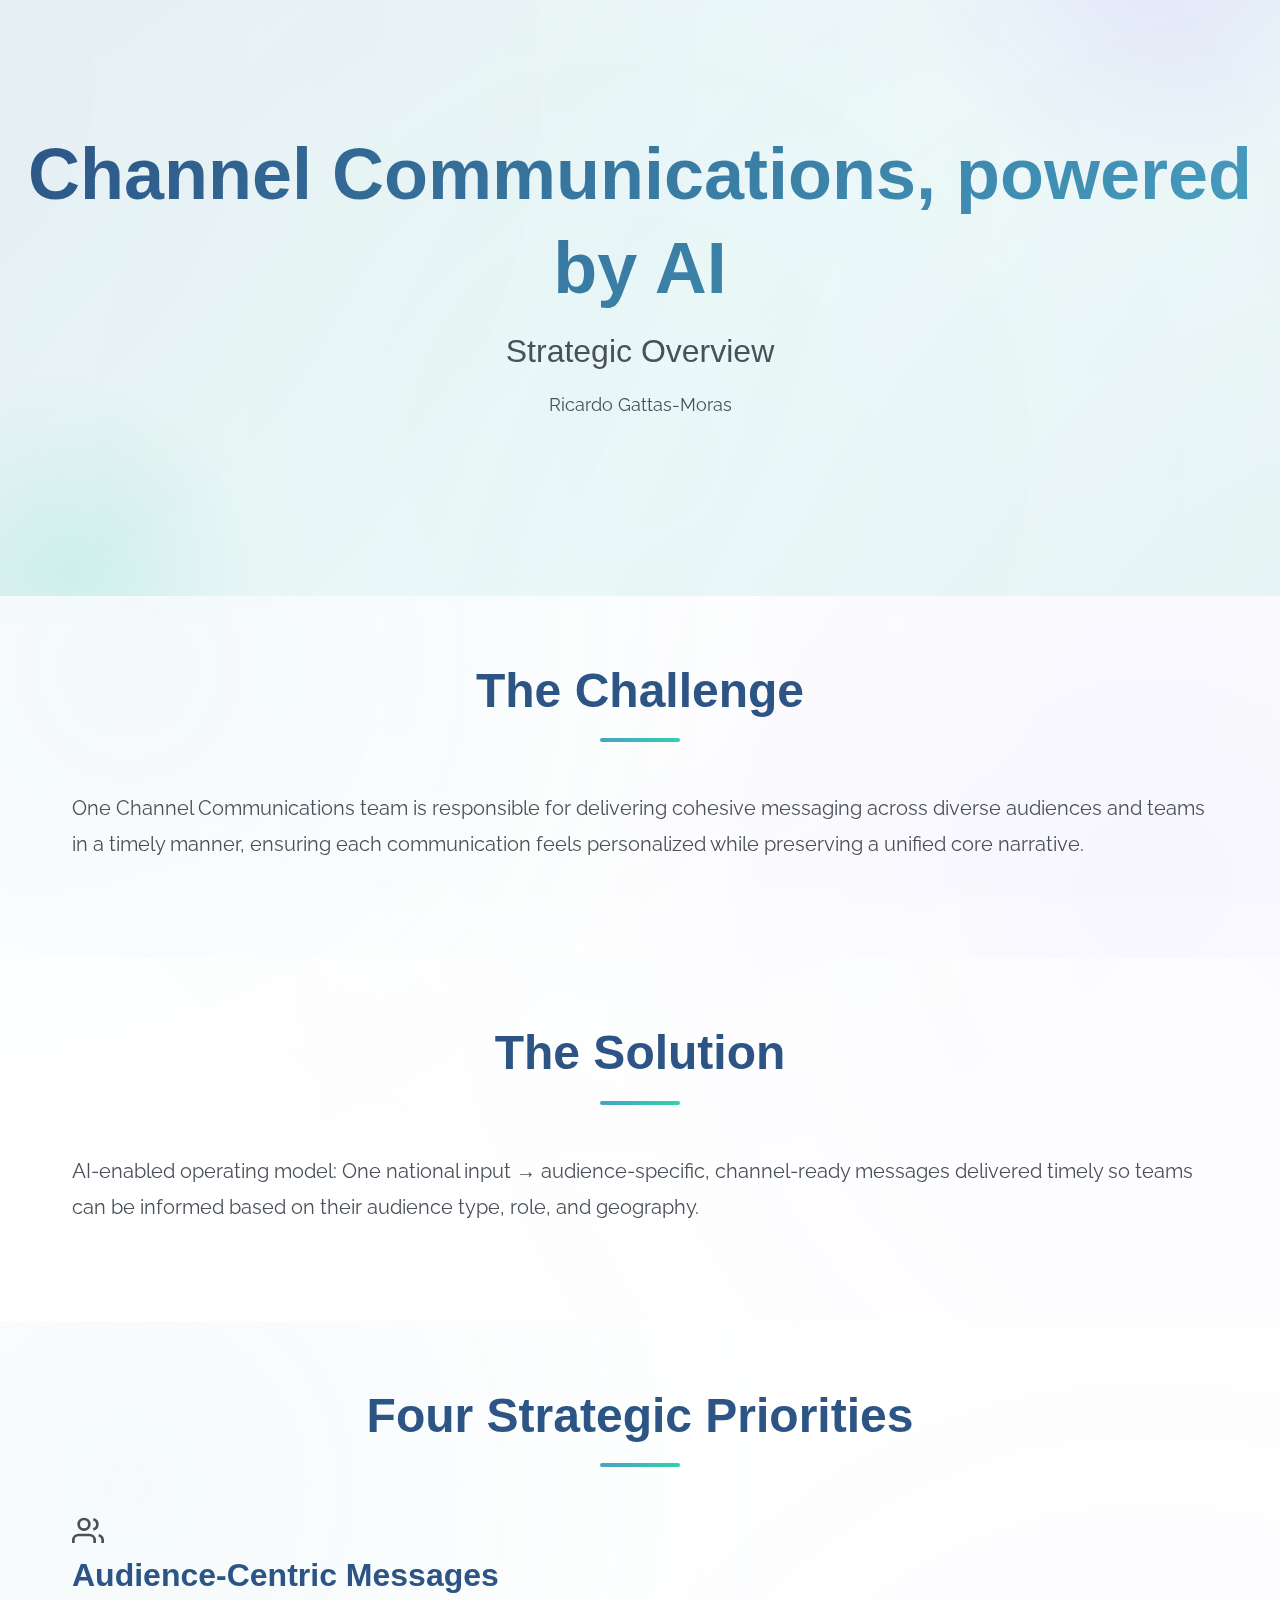
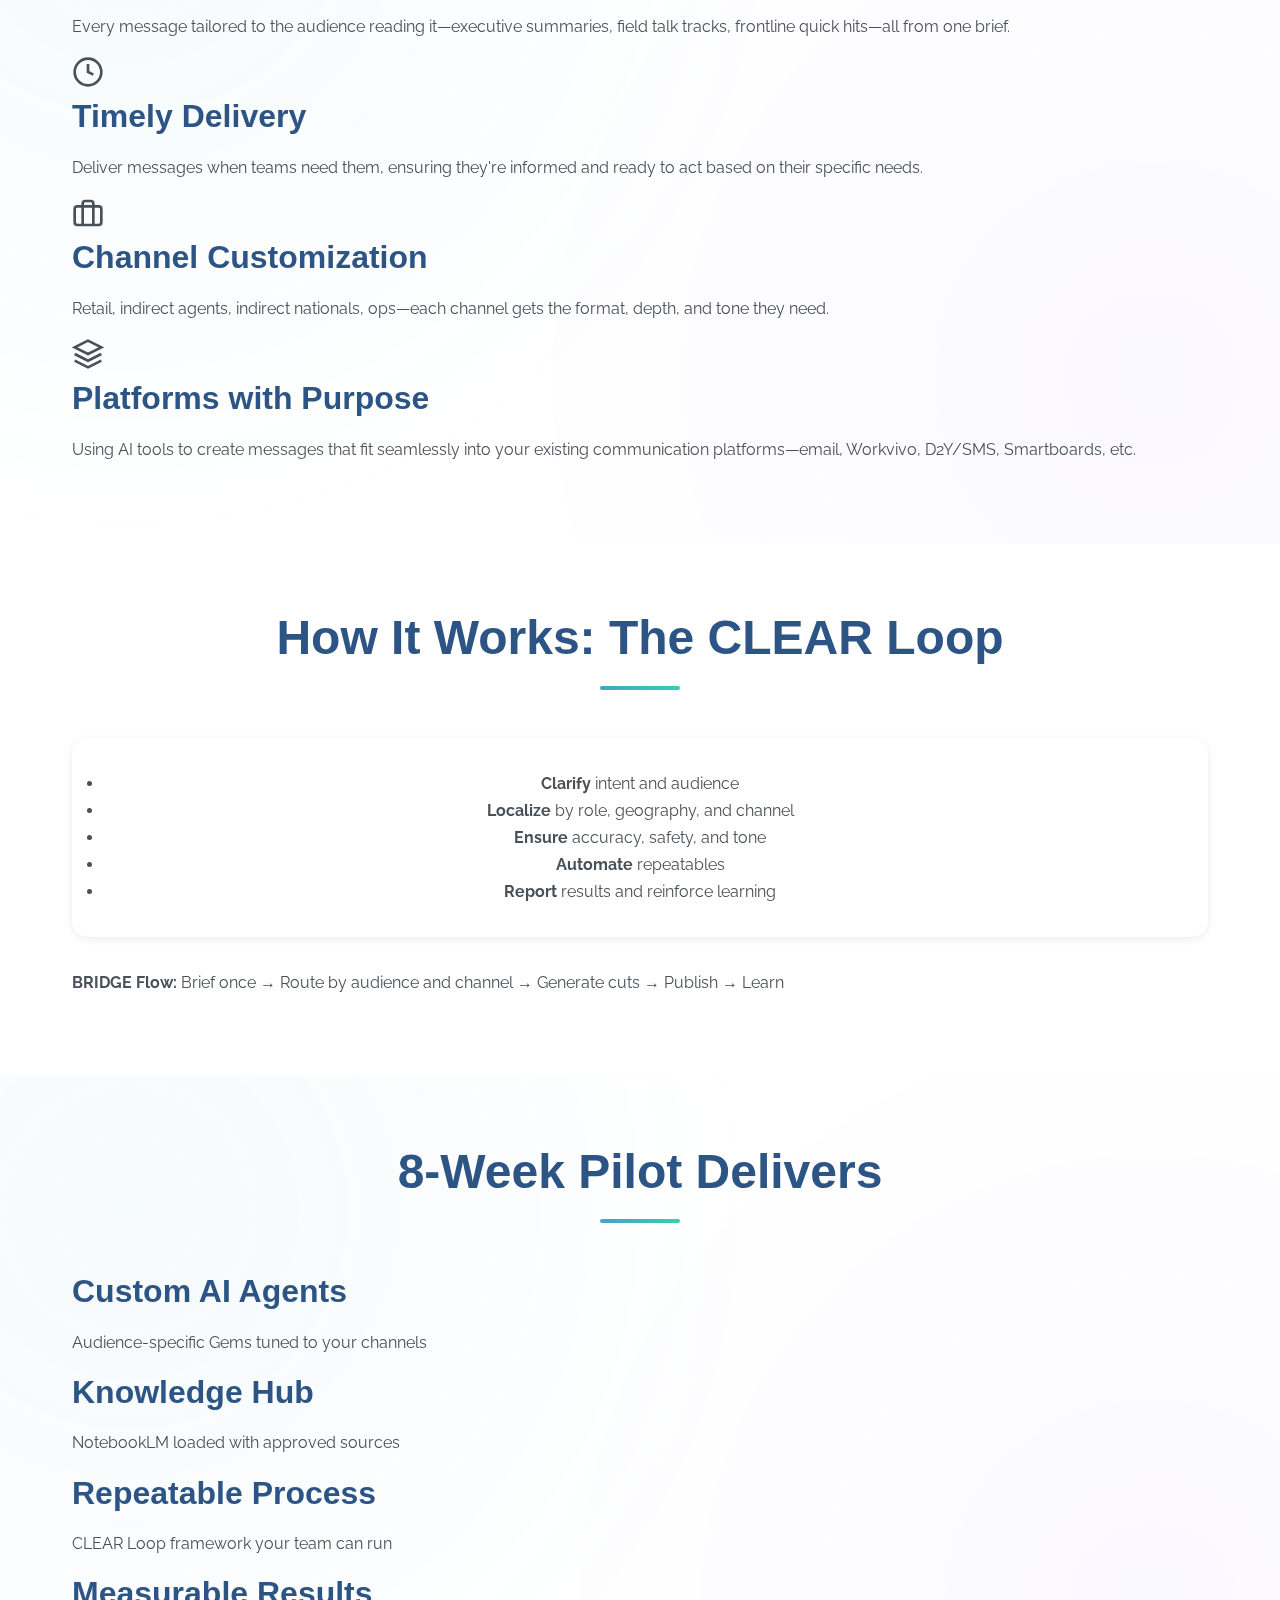
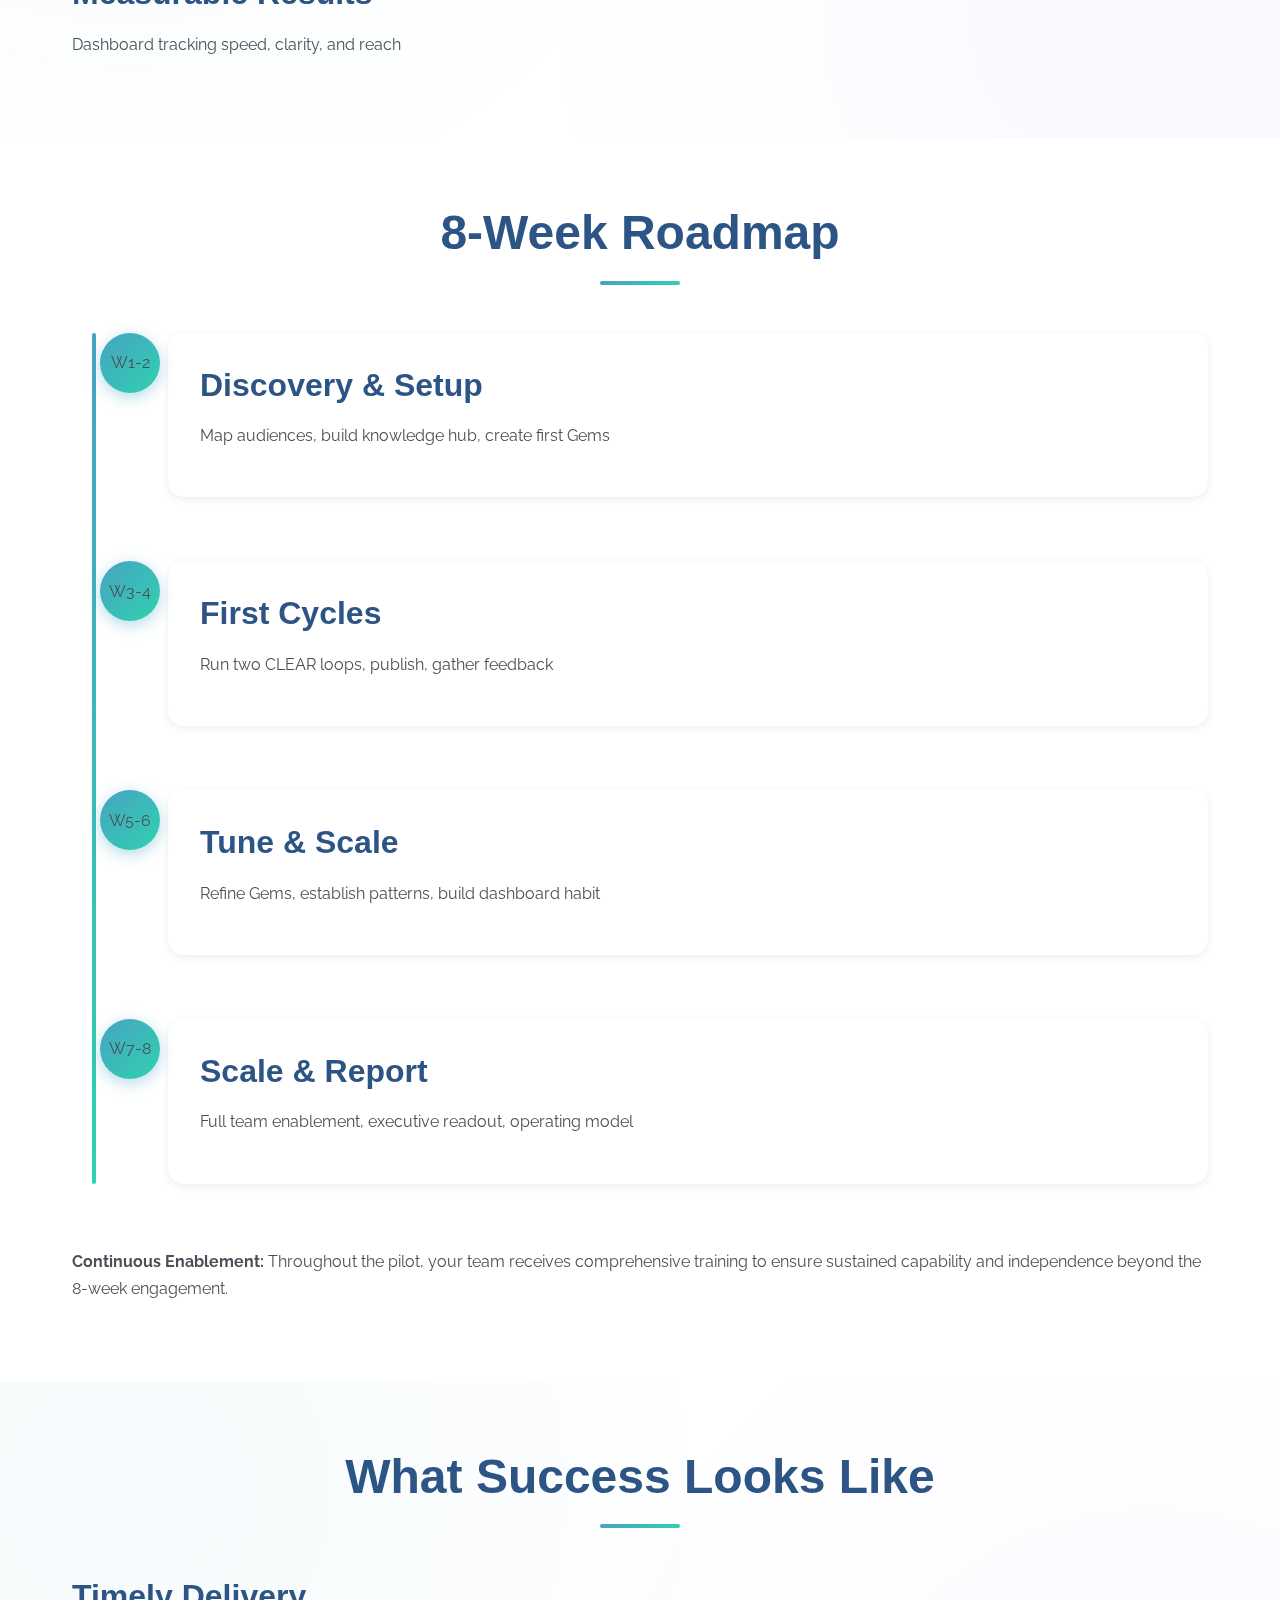
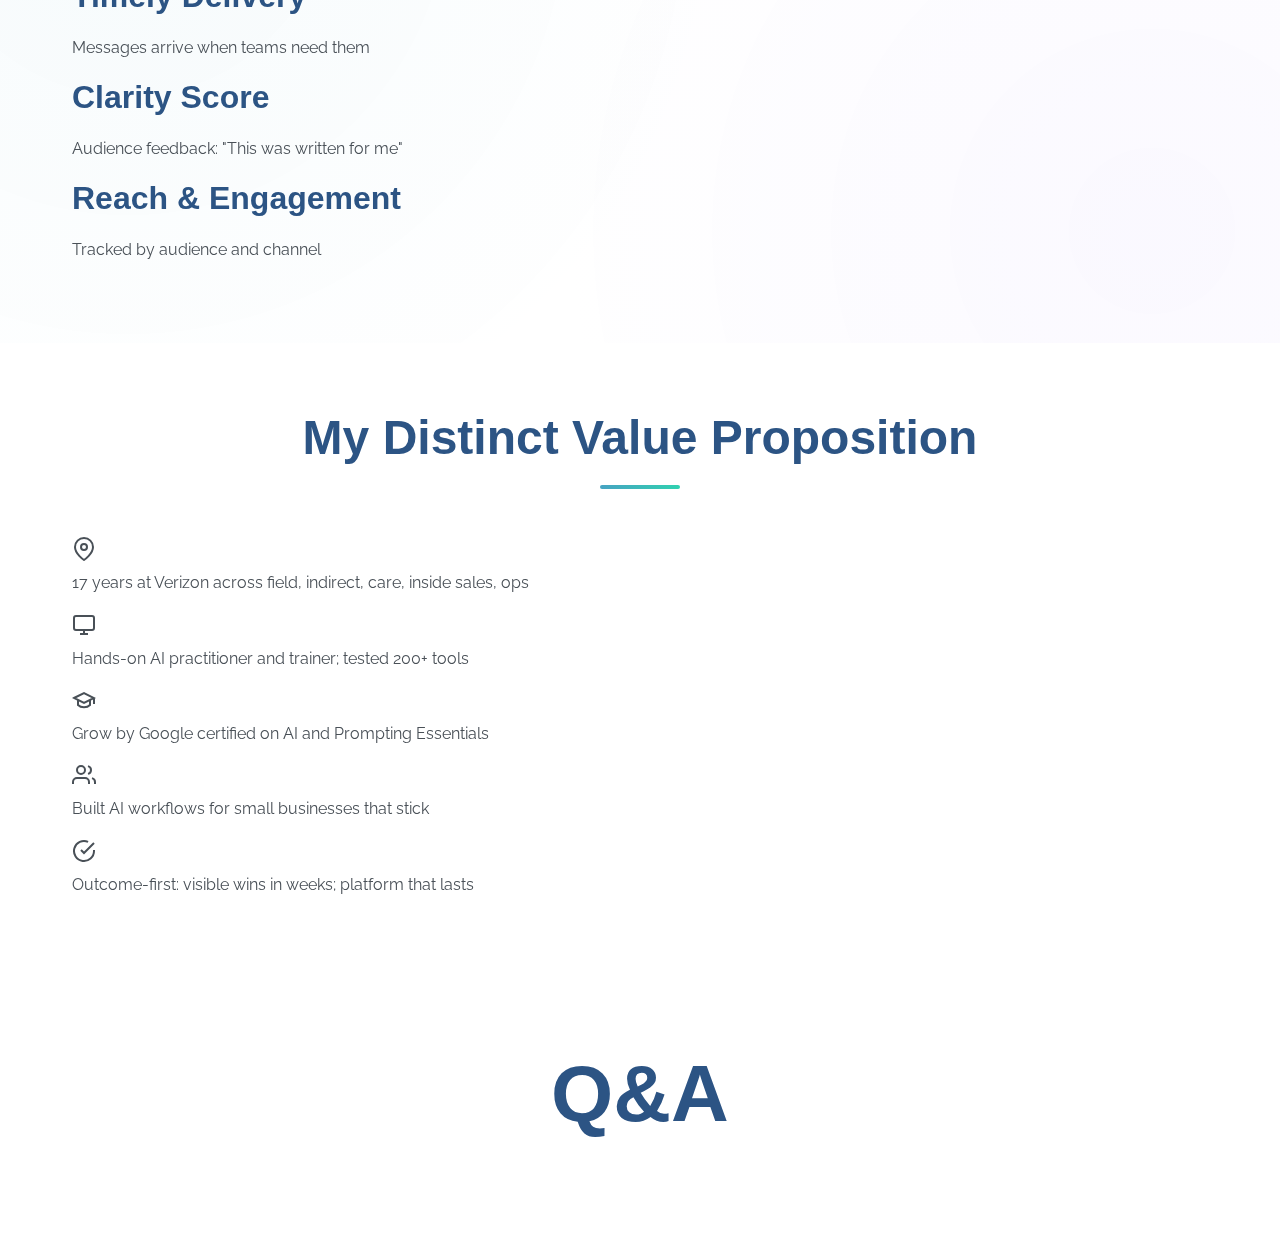
<file: executive.html>
<!DOCTYPE html>
<html lang="en">
<head>
    <meta charset="UTF-8">
    <meta name="viewport" content="width=device-width, initial-scale=1.0">
    <title>Channel Communications AI Strategy - Executive Brief</title>
    <link rel="stylesheet" href="styles.css">
    <link href="https://fonts.googleapis.com/css2?family=Raleway:wght@300;400;500;600;700&display=swap" rel="stylesheet">
</head>
<body>
    <!-- Hero Section -->
    <section class="hero">
        <h1 class="hero-title">Channel Communications, powered by AI</h1>
        <h2 class="hero-subtitle">Strategic Overview</h2>
        <p class="hero-tagline">Ricardo Gattas-Moras</p>
    </section>

    <!-- The Problem -->
    <section id="problem" class="section section-alt">
        <div class="container">
            <h2 class="section-title">
                <span>The Challenge</span>
                <div class="title-underline"></div>
            </h2>
            <div class="content-card">
                <p class="lead-text">One Channel Communications team is responsible for delivering cohesive messaging across diverse audiences and teams in a timely manner, ensuring each communication feels personalized while preserving a unified core narrative.</p>
            </div>
        </div>
    </section>

    <!-- The Solution -->
    <section id="solution" class="section">
        <div class="container">
            <h2 class="section-title">
                <span>The Solution</span>
                <div class="title-underline"></div>
            </h2>
            <div class="content-card">
                <p class="lead-text">AI-enabled operating model: One national input → audience-specific, channel-ready messages delivered timely so teams can be informed based on their audience type, role, and geography.</p>
            </div>
        </div>
    </section>

    <!-- Four Key Priorities -->
    <section id="priorities" class="section section-alt">
        <div class="container">
            <h2 class="section-title">
                <span>Four Strategic Priorities</span>
                <div class="title-underline"></div>
            </h2>
            <div class="feature-grid">
                <div class="feature-card">
                    <div class="feature-icon">
                        <svg width="32" height="32" viewBox="0 0 24 24" fill="none" stroke="currentColor" stroke-width="2">
                            <path d="M17 21v-2a4 4 0 0 0-4-4H5a4 4 0 0 0-4 4v2"/>
                            <circle cx="9" cy="7" r="4"/>
                            <path d="M23 21v-2a4 4 0 0 0-3-3.87"/>
                            <path d="M16 3.13a4 4 0 0 1 0 7.75"/>
                        </svg>
                    </div>
                    <h3>Audience-Centric Messages</h3>
                    <p>Every message tailored to the audience reading it—executive summaries, field talk tracks, frontline quick hits—all from one brief.</p>
                </div>
                <div class="feature-card">
                    <div class="feature-icon">
                        <svg width="32" height="32" viewBox="0 0 24 24" fill="none" stroke="currentColor" stroke-width="2">
                            <circle cx="12" cy="12" r="10"/>
                            <polyline points="12 6 12 12 16 14"/>
                        </svg>
                    </div>
                    <h3>Timely Delivery</h3>
                    <p>Deliver messages when teams need them, ensuring they're informed and ready to act based on their specific needs.</p>
                </div>
                <div class="feature-card">
                    <div class="feature-icon">
                        <svg width="32" height="32" viewBox="0 0 24 24" fill="none" stroke="currentColor" stroke-width="2">
                            <rect x="2" y="7" width="20" height="14" rx="2" ry="2"/>
                            <path d="M16 21V5a2 2 0 0 0-2-2h-4a2 2 0 0 0-2 2v16"/>
                        </svg>
                    </div>
                    <h3>Channel Customization</h3>
                    <p>Retail, indirect agents, indirect nationals, ops—each channel gets the format, depth, and tone they need.</p>
                </div>
                <div class="feature-card">
                    <div class="feature-icon">
                        <svg width="32" height="32" viewBox="0 0 24 24" fill="none" stroke="currentColor" stroke-width="2">
                            <path d="M12 2L2 7l10 5 10-5-10-5z"/>
                            <path d="M2 17l10 5 10-5"/>
                            <path d="M2 12l10 5 10-5"/>
                        </svg>
                    </div>
                    <h3>Platforms with Purpose</h3>
                    <p>Using AI tools to create messages that fit seamlessly into your existing communication platforms—email, Workvivo, D2Y/SMS, Smartboards, etc.</p>
                </div>
            </div>
        </div>
    </section>

    <!-- How It Works (CLEAR Loop) -->
    <section id="how" class="section">
        <div class="container">
            <h2 class="section-title">
                <span>How It Works: The CLEAR Loop</span>
                <div class="title-underline"></div>
            </h2>
            <div class="framework-card">
                <ul class="framework-list">
                    <li><strong>Clarify</strong> intent and audience</li>
                    <li><strong>Localize</strong> by role, geography, and channel</li>
                    <li><strong>Ensure</strong> accuracy, safety, and tone</li>
                    <li><strong>Automate</strong> repeatables</li>
                    <li><strong>Report</strong> results and reinforce learning</li>
                </ul>
            </div>
            <div class="content-card" style="margin-top: 2rem;">
                <p><strong>BRIDGE Flow:</strong> Brief once → Route by audience and channel → Generate cuts → Publish → Learn</p>
            </div>
        </div>
    </section>

    <!-- What You Get -->
    <section id="outputs" class="section section-alt">
        <div class="container">
            <h2 class="section-title">
                <span>8-Week Pilot Delivers</span>
                <div class="title-underline"></div>
            </h2>
            <div class="outputs-grid">
                <div class="output-card">
                    <h3>Custom AI Agents</h3>
                    <p>Audience-specific Gems tuned to your channels</p>
                </div>
                <div class="output-card">
                    <h3>Knowledge Hub</h3>
                    <p>NotebookLM loaded with approved sources</p>
                </div>
                <div class="output-card">
                    <h3>Repeatable Process</h3>
                    <p>CLEAR Loop framework your team can run</p>
                </div>
                <div class="output-card">
                    <h3>Measurable Results</h3>
                    <p>Dashboard tracking speed, clarity, and reach</p>
                </div>
            </div>
        </div>
    </section>

    <!-- Timeline -->
    <section id="timeline" class="section">
        <div class="container">
            <h2 class="section-title">
                <span>8-Week Roadmap</span>
                <div class="title-underline"></div>
            </h2>
            <div class="timeline">
                <div class="timeline-item">
                    <div class="timeline-marker">
                        <div class="timeline-number">W1-2</div>
                    </div>
                    <div class="timeline-content">
                        <h3>Discovery & Setup</h3>
                        <p>Map audiences, build knowledge hub, create first Gems</p>
                    </div>
                </div>
                <div class="timeline-item">
                    <div class="timeline-marker">
                        <div class="timeline-number">W3-4</div>
                    </div>
                    <div class="timeline-content">
                        <h3>First Cycles</h3>
                        <p>Run two CLEAR loops, publish, gather feedback</p>
                    </div>
                </div>
                <div class="timeline-item">
                    <div class="timeline-marker">
                        <div class="timeline-number">W5-6</div>
                    </div>
                    <div class="timeline-content">
                        <h3>Tune & Scale</h3>
                        <p>Refine Gems, establish patterns, build dashboard habit</p>
                    </div>
                </div>
                <div class="timeline-item">
                    <div class="timeline-marker">
                        <div class="timeline-number">W7-8</div>
                    </div>
                    <div class="timeline-content">
                        <h3>Scale & Report</h3>
                        <p>Full team enablement, executive readout, operating model</p>
                    </div>
                </div>
            </div>
            <div class="content-card" style="margin-top: 2rem;">
                <p style="font-size: 1rem; line-height: 1.7;"><strong>Continuous Enablement:</strong> Throughout the pilot, your team receives comprehensive training to ensure sustained capability and independence beyond the 8-week engagement.</p>
            </div>
        </div>
    </section>

    <!-- Success Metrics -->
    <section id="metrics" class="section section-alt">
        <div class="container">
            <h2 class="section-title">
                <span>What Success Looks Like</span>
                <div class="title-underline"></div>
            </h2>
            <div class="metrics-grid">
                <div class="metric-card">
                    <h3>Timely Delivery</h3>
                    <p>Messages arrive when teams need them</p>
                </div>
                <div class="metric-card">
                    <h3>Clarity Score</h3>
                    <p>Audience feedback: "This was written for me"</p>
                </div>
                <div class="metric-card">
                    <h3>Reach & Engagement</h3>
                    <p>Tracked by audience and channel</p>
                </div>
            </div>
        </div>
    </section>

    <!-- My Distinct Value Proposition -->
    <section id="advantage" class="section">
        <div class="container">
            <h2 class="section-title">
                <span>My Distinct Value Proposition</span>
                <div class="title-underline"></div>
            </h2>
            <div class="flow-diagram">
                <div class="flow-step">
                    <div class="flow-number">
                        <svg width="24" height="24" viewBox="0 0 24 24" fill="none" stroke="currentColor" stroke-width="2">
                            <path d="M21 10c0 7-9 13-9 13s-9-6-9-13a9 9 0 0 1 18 0z"/>
                            <circle cx="12" cy="10" r="3"/>
                        </svg>
                    </div>
                    <p>17 years at Verizon across field, indirect, care, inside sales, ops</p>
                </div>
                <div class="flow-step">
                    <div class="flow-number">
                        <svg width="24" height="24" viewBox="0 0 24 24" fill="none" stroke="currentColor" stroke-width="2">
                            <rect x="2" y="3" width="20" height="14" rx="2" ry="2"/>
                            <line x1="8" y1="21" x2="16" y2="21"/>
                            <line x1="12" y1="17" x2="12" y2="21"/>
                        </svg>
                    </div>
                    <p>Hands-on AI practitioner and trainer; tested 200+ tools</p>
                </div>
                <div class="flow-step">
                    <div class="flow-number">
                        <svg width="24" height="24" viewBox="0 0 24 24" fill="none" stroke="currentColor" stroke-width="2">
                            <path d="M22 10v6M2 10l10-5 10 5-10 5z"/>
                            <path d="M6 12v5c3 3 9 3 12 0v-5"/>
                        </svg>
                    </div>
                    <p>Grow by Google certified on AI and Prompting Essentials</p>
                </div>
                <div class="flow-step">
                    <div class="flow-number">
                        <svg width="24" height="24" viewBox="0 0 24 24" fill="none" stroke="currentColor" stroke-width="2">
                            <path d="M17 21v-2a4 4 0 0 0-4-4H5a4 4 0 0 0-4 4v2"/>
                            <circle cx="9" cy="7" r="4"/>
                            <path d="M23 21v-2a4 4 0 0 0-3-3.87"/>
                            <path d="M16 3.13a4 4 0 0 1 0 7.75"/>
                        </svg>
                    </div>
                    <p>Built AI workflows for small businesses that stick</p>
                </div>
                <div class="flow-step">
                    <div class="flow-number">
                        <svg width="24" height="24" viewBox="0 0 24 24" fill="none" stroke="currentColor" stroke-width="2">
                            <path d="M22 11.08V12a10 10 0 1 1-5.93-9.14"/>
                            <polyline points="22 4 12 14.01 9 11.01"/>
                        </svg>
                    </div>
                    <p>Outcome-first: visible wins in weeks; platform that lasts</p>
                </div>
            </div>
        </div>
    </section>

    <!-- Q&A Section -->
    <section id="qa" class="section contact-section">
        <div class="container">
            <h2 class="section-title" style="text-align: center;">
                <span style="font-size: clamp(3rem, 8vw, 5rem); font-weight: 700;">Q&A</span>
            </h2>
        </div>
    </section>

    <script src="script.js"></script>
</body>
</html>
</file>
<file: styles.css>
/* =================================================================
   AI ENABLEMENT PLAN - STRATEGIC PORTFOLIO v2.0
   Modern, Clean, Engaging Design with Advanced Animations
   ================================================================= */

/* ===========================
   CSS VARIABLES
   =========================== */
:root {
    /* Poppy Brand Colors */
    --primary-blue: #2c5484;
    --accent-teal: #47a3c2;
    --purple: #9f7dff;
    --pink-coral: #ff6b8b;
    --turquoise: #30d1b0;
    --dark-purple: #53498c;

    /* Neutral Colors */
    --white: #ffffff;
    --light-gray: #f8f9fa;
    --medium-gray: #e9ecef;
    --dark-gray: #495057;
    --black: #212529;

    /* Typography */
    --font-heading: 'Poppins', sans-serif;
    --font-body: 'Raleway', sans-serif;

    /* Spacing */
    --spacing-xs: 0.5rem;
    --spacing-sm: 1rem;
    --spacing-md: 2rem;
    --spacing-lg: 3rem;
    --spacing-xl: 4rem;

    /* Border Radius */
    --radius-sm: 8px;
    --radius-md: 16px;
    --radius-lg: 24px;
    --radius-full: 9999px;

    /* Shadows */
    --shadow-sm: 0 2px 8px rgba(0, 0, 0, 0.08);
    --shadow-md: 0 4px 20px rgba(0, 0, 0, 0.1);
    --shadow-lg: 0 8px 30px rgba(0, 0, 0, 0.15);
    --shadow-xl: 0 20px 40px rgba(0, 0, 0, 0.2);

    /* Transitions */
    --transition-fast: 0.2s cubic-bezier(0.4, 0, 0.2, 1);
    --transition-normal: 0.3s cubic-bezier(0.4, 0, 0.2, 1);
    --transition-slow: 0.5s cubic-bezier(0.4, 0, 0.2, 1);
}

/* ===========================
   PRESENTATION MODE - DISABLE ANIMATIONS & NAVBAR
   =========================== */
* {
    animation: none !important;
    transition: none !important;
}

/* Hide navbar completely for presentation mode */
.navbar,
.nav-toggle,
.nav-menu,
.hero-cta {
    display: none !important;
}

/* Left-align text in Visual Creation section */
#creative .why-card {
    text-align: left !important;
}

#creative .why-icon {
    margin: 0 0 var(--spacing-sm) 0 !important;
}

#creative .why-card ul {
    text-align: left !important;
}

/* Ensure all sections are visible (no fade-in animations) */
.section,
.hero-content,
.section-title,
.stat-card,
.why-card,
.process-step,
.framework-card,
.use-case-card,
.deliverable-card,
.outcome-card,
.expertise-card {
    opacity: 1 !important;
    transform: none !important;
    visibility: visible !important;
}

/* ===========================
   GLOBAL STYLES & RESET
   =========================== */
* {
    margin: 0;
    padding: 0;
    box-sizing: border-box;
}

html {
    scroll-behavior: auto;
    font-size: 16px;
    overflow-x: hidden;
    width: 100%;
}

body {
    font-family: var(--font-body);
    color: var(--dark-gray);
    line-height: 1.7;
    background: linear-gradient(135deg, #f8f9fa 0%, #ffffff 50%, #f8f9fa 100%);
    background-attachment: fixed;
    overflow-x: hidden;
    margin: 0;
    padding: 0;
    width: 100%;
}

body::before {
    content: '';
    position: fixed;
    top: -50%;
    left: -50%;
    width: 200%;
    height: 200%;
    background: radial-gradient(circle at 20% 30%, rgba(71, 163, 194, 0.03) 0%, transparent 50%),
                radial-gradient(circle at 80% 70%, rgba(159, 125, 255, 0.03) 0%, transparent 50%),
                radial-gradient(circle at 50% 50%, rgba(48, 209, 176, 0.02) 0%, transparent 50%);
    z-index: -1;
    pointer-events: none;
}

/* ===========================
   TYPOGRAPHY
   =========================== */
h1, h2, h3, h4, h5, h6 {
    font-family: var(--font-heading);
    font-weight: 600;
    color: var(--primary-blue);
    line-height: 1.3;
    margin-bottom: var(--spacing-sm);
}

h1 {
    font-size: clamp(2.5rem, 5vw, 4rem);
}

h2 {
    font-size: clamp(2rem, 4vw, 3rem);
}

h3 {
    font-size: clamp(1.5rem, 3vw, 2rem);
}

p {
    margin-bottom: var(--spacing-sm);
}

img {
    max-width: 100%;
    height: auto;
    display: block;
}

svg {
    max-width: 100%;
    height: auto;
}

/* Prevent text overflow */
h1, h2, h3, h4, h5, h6, p, li, td, th {
    word-wrap: break-word;
    overflow-wrap: break-word;
    hyphens: auto;
}

.lead-text {
    font-size: 1.25rem;
    font-weight: 400;
    color: var(--dark-gray);
    line-height: 1.8;
    margin-bottom: var(--spacing-md);
}

/* ===========================
   CONTAINER & LAYOUT
   =========================== */
.container {
    max-width: 1200px;
    margin: 0 auto;
    padding: 0 var(--spacing-md);
    width: 100%;
    box-sizing: border-box;
}

.section {
    padding: var(--spacing-xl) 0;
    position: relative;
    width: 100%;
    box-sizing: border-box;
    overflow-x: hidden;
}

.section-alt {
    background: rgba(255, 255, 255, 0.6);
    backdrop-filter: blur(10px);
    position: relative;
    width: 100%;
}

.section-alt::before {
    content: '';
    position: absolute;
    top: 0;
    left: 0;
    right: 0;
    bottom: 0;
    background: radial-gradient(circle at 10% 20%, rgba(71, 163, 194, 0.05) 0%, transparent 50%),
                radial-gradient(circle at 90% 80%, rgba(159, 125, 255, 0.05) 0%, transparent 50%);
    pointer-events: none;
    z-index: 0;
}

.section-alt > .container {
    position: relative;
    z-index: 1;
}

/* ===========================
   SECTION TITLES
   =========================== */
.section-title {
    text-align: center;
    margin-bottom: var(--spacing-lg);
    position: relative;
    display: inline-block;
    width: 100%;
}

.section-title span {
    position: relative;
    z-index: 1;
}

.title-underline {
    width: 80px;
    height: 4px;
    background: linear-gradient(90deg, var(--accent-teal), var(--turquoise));
    margin: var(--spacing-sm) auto 0;
    border-radius: var(--radius-full);
    animation: expandWidth 0.8s cubic-bezier(0.4, 0, 0.2, 1) forwards;
}

@keyframes expandWidth {
    from {
        width: 0;
        opacity: 0;
    }
    to {
        width: 80px;
        opacity: 1;
    }
}

.section-intro {
    text-align: center;
    font-size: 1.15rem;
    color: var(--dark-gray);
    max-width: 800px;
    margin: 0 auto var(--spacing-lg);
}

/* ===========================
   NAVIGATION
   =========================== */
.navbar {
    position: sticky;
    top: 0;
    z-index: 1000;
    background-color: rgba(255, 255, 255, 0.95);
    backdrop-filter: blur(10px);
    -webkit-backdrop-filter: blur(10px);
    box-shadow: var(--shadow-sm);
    transition: all var(--transition-normal);
    padding: var(--spacing-sm) 0;
}

.navbar.scrolled {
    padding: var(--spacing-xs) 0;
    box-shadow: var(--shadow-md);
    background-color: rgba(255, 255, 255, 0.98);
}

.navbar .container {
    display: flex;
    justify-content: space-between;
    align-items: center;
}

.nav-brand {
    font-family: var(--font-heading);
    font-size: 1.5rem;
    font-weight: 700;
    color: var(--primary-blue);
}

.nav-logo {
    background: linear-gradient(135deg, var(--accent-teal), var(--turquoise));
    -webkit-background-clip: text;
    -webkit-text-fill-color: transparent;
    background-clip: text;
}

.nav-menu {
    display: flex;
    list-style: none;
    gap: var(--spacing-md);
}

.nav-menu a {
    color: var(--dark-gray);
    text-decoration: none;
    font-weight: 500;
    padding: var(--spacing-xs) var(--spacing-sm);
    border-radius: var(--radius-sm);
    transition: all var(--transition-normal);
    position: relative;
}

.nav-menu a::after {
    content: '';
    position: absolute;
    bottom: 0;
    left: 50%;
    transform: translateX(-50%);
    width: 0;
    height: 2px;
    background: linear-gradient(90deg, var(--accent-teal), var(--turquoise));
    transition: width var(--transition-normal);
}

.nav-menu a:hover,
.nav-menu a.active {
    color: var(--accent-teal);
}

.nav-menu a:hover::after,
.nav-menu a.active::after {
    width: 80%;
}

.nav-toggle {
    display: none;
    flex-direction: column;
    gap: 4px;
    background: none;
    border: none;
    cursor: pointer;
    padding: var(--spacing-xs);
}

.nav-toggle span {
    width: 25px;
    height: 3px;
    background-color: var(--primary-blue);
    transition: all var(--transition-fast);
    border-radius: var(--radius-full);
}

/* ===========================
   HERO SECTION
   =========================== */
.hero {
    padding: calc(var(--spacing-xl) * 2) 0;
    text-align: center;
    position: relative;
    overflow: hidden;
    background: linear-gradient(135deg, rgba(71, 163, 194, 0.08) 0%, rgba(48, 209, 176, 0.08) 100%);
}

.hero::before {
    content: '';
    position: absolute;
    top: -50%;
    right: -10%;
    width: 500px;
    height: 500px;
    background: radial-gradient(circle, rgba(159, 125, 255, 0.15) 0%, transparent 70%);
    border-radius: 50%;
    animation: float 8s ease-in-out infinite;
}

.hero::after {
    content: '';
    position: absolute;
    bottom: -30%;
    left: -10%;
    width: 400px;
    height: 400px;
    background: radial-gradient(circle, rgba(48, 209, 176, 0.15) 0%, transparent 70%);
    border-radius: 50%;
    animation: float 6s ease-in-out infinite reverse;
}

.hero-content {
    position: relative;
    z-index: 1;
    max-width: 900px;
    margin: 0 auto;
}

.hero-title {
    font-size: clamp(2.5rem, 6vw, 4.5rem);
    font-weight: 700;
    margin-bottom: var(--spacing-sm);
    background: linear-gradient(135deg, var(--primary-blue), var(--accent-teal));
    -webkit-background-clip: text;
    -webkit-text-fill-color: transparent;
    background-clip: text;
    animation: fadeInUp 0.8s ease-out;
}

.hero-subtitle {
    font-size: clamp(1.25rem, 3vw, 2rem);
    color: var(--dark-gray);
    font-weight: 500;
    margin-bottom: var(--spacing-sm);
    animation: fadeInUp 0.8s ease-out 0.2s backwards;
}

.hero-tagline {
    font-size: 1.15rem;
    color: var(--dark-gray);
    margin-bottom: var(--spacing-lg);
    animation: fadeInUp 0.8s ease-out 0.4s backwards;
}

.hero-cta {
    display: flex;
    gap: var(--spacing-sm);
    justify-content: center;
    flex-wrap: wrap;
    animation: fadeInUp 0.8s ease-out 0.6s backwards;
}

/* ===========================
   BUTTONS
   =========================== */
.btn {
    display: inline-block;
    padding: var(--spacing-sm) var(--spacing-md);
    border-radius: var(--radius-full);
    font-family: var(--font-heading);
    font-weight: 600;
    text-decoration: none;
    transition: all var(--transition-normal);
    cursor: pointer;
    border: 2px solid transparent;
    position: relative;
    overflow: hidden;
}

.btn::before {
    content: '';
    position: absolute;
    top: 50%;
    left: 50%;
    width: 0;
    height: 0;
    border-radius: 50%;
    background: rgba(255, 255, 255, 0.2);
    transform: translate(-50%, -50%);
    transition: width 0.6s, height 0.6s;
}

.btn:hover::before {
    width: 300px;
    height: 300px;
}

.btn-primary {
    background: linear-gradient(135deg, var(--accent-teal), var(--turquoise));
    color: var(--white);
    box-shadow: 0 4px 15px rgba(71, 163, 194, 0.3);
}

.btn-primary:hover {
    transform: translateY(-3px);
    box-shadow: 0 8px 25px rgba(71, 163, 194, 0.4);
}

.btn-secondary {
    background: transparent;
    color: var(--accent-teal);
    border-color: var(--accent-teal);
}

.btn-secondary:hover {
    background: var(--accent-teal);
    color: var(--white);
    transform: translateY(-3px);
    box-shadow: 0 8px 25px rgba(71, 163, 194, 0.3);
}

.btn-large {
    padding: 1.25rem 3rem;
    font-size: 1.15rem;
}

/* ===========================
   STATS GRID
   =========================== */
.stats-grid {
    display: grid;
    grid-template-columns: repeat(auto-fit, minmax(250px, 1fr));
    gap: var(--spacing-md);
    margin-bottom: var(--spacing-lg);
    width: 100%;
    box-sizing: border-box;
}

.stat-card {
    background: var(--white);
    padding: var(--spacing-md);
    border-radius: var(--radius-md);
    box-shadow: var(--shadow-sm);
    text-align: center;
    transition: all var(--transition-normal);
    position: relative;
    overflow: hidden;
}

.stat-card::before {
    content: '';
    position: absolute;
    top: 0;
    left: -100%;
    width: 100%;
    height: 100%;
    background: linear-gradient(90deg, transparent, rgba(71, 163, 194, 0.1), transparent);
    transition: left 0.5s;
}

.stat-card:hover::before {
    left: 100%;
}

.stat-card:hover {
    transform: translateY(-10px) scale(1.02);
    box-shadow: var(--shadow-lg);
}

.stat-icon {
    width: 60px;
    height: 60px;
    margin: 0 auto var(--spacing-sm);
    display: flex;
    align-items: center;
    justify-content: center;
    background: linear-gradient(135deg, var(--accent-teal), var(--turquoise));
    border-radius: var(--radius-md);
    color: var(--white);
    transition: all var(--transition-normal);
}

.stat-card:hover .stat-icon {
    transform: scale(1.1) rotate(5deg);
    animation: float 2s ease-in-out infinite;
}

.stat-number {
    font-size: 2.5rem;
    font-weight: 700;
    color: var(--primary-blue);
    margin-bottom: var(--spacing-xs);
}

.stat-label {
    font-size: 0.95rem;
    color: var(--dark-gray);
    font-weight: 500;
}

/* ===========================
   OVERVIEW POINTS
   =========================== */
.overview-points {
    display: grid;
    grid-template-columns: repeat(auto-fit, minmax(280px, 1fr));
    gap: var(--spacing-md);
    margin-top: var(--spacing-lg);
    width: 100%;
    box-sizing: border-box;
}

.point-card {
    background: var(--white);
    padding: var(--spacing-md);
    border-radius: var(--radius-md);
    box-shadow: var(--shadow-sm);
    transition: all var(--transition-normal);
}

.point-card:hover {
    transform: translateY(-5px);
    box-shadow: var(--shadow-md);
}

.point-card h3 {
    color: var(--accent-teal);
    margin-bottom: var(--spacing-sm);
}

.point-card ul {
    list-style: none;
    padding-left: 0;
}

.point-card li {
    padding: var(--spacing-xs) 0;
    padding-left: 1.5rem;
    position: relative;
}

.point-card li::before {
    content: '✓';
    position: absolute;
    left: 0;
    color: var(--turquoise);
    font-weight: 700;
}

/* ===========================
   WHY CARDS
   =========================== */
.why-grid {
    display: grid;
    grid-template-columns: repeat(auto-fit, minmax(280px, 1fr));
    gap: var(--spacing-md);
    width: 100%;
    box-sizing: border-box;
}

.why-card {
    background: var(--white);
    padding: var(--spacing-md);
    border-radius: var(--radius-md);
    box-shadow: var(--shadow-sm);
    text-align: center;
    transition: all var(--transition-normal);
    position: relative;
}

.why-card:hover {
    transform: translateY(-10px) scale(1.02);
    box-shadow: var(--shadow-lg);
}

.why-icon {
    width: 80px;
    height: 80px;
    margin: 0 auto var(--spacing-sm);
    display: flex;
    align-items: center;
    justify-content: center;
    background: linear-gradient(135deg, var(--accent-teal), var(--turquoise));
    border-radius: 50%;
    color: var(--white);
    transition: all var(--transition-normal);
}

.why-card:hover .why-icon {
    transform: scale(1.1) rotate(10deg);
    animation: pulse 1.5s ease-in-out infinite;
}

.why-card h3 {
    margin-bottom: var(--spacing-sm);
    color: var(--primary-blue);
}

.why-card p {
    color: var(--dark-gray);
    line-height: 1.7;
}

/* ===========================
   PROCESS STEPS (CLEAR Framework)
   =========================== */
.process-steps {
    display: flex;
    flex-direction: column;
    gap: var(--spacing-lg);
    width: 100%;
    box-sizing: border-box;
}

.process-step {
    display: flex;
    gap: var(--spacing-md);
    background: var(--white);
    padding: var(--spacing-md);
    border-radius: var(--radius-md);
    box-shadow: var(--shadow-sm);
    transition: all var(--transition-normal);
    position: relative;
    width: 100%;
    box-sizing: border-box;
}

.process-step::before {
    content: '';
    position: absolute;
    left: 0;
    top: 0;
    width: 4px;
    height: 0;
    background: linear-gradient(180deg, var(--accent-teal), var(--turquoise));
    border-radius: var(--radius-full);
    transition: height 0.5s cubic-bezier(0.4, 0, 0.2, 1);
}

.process-step:hover::before {
    height: 100%;
}

.process-step:hover {
    transform: translateX(10px);
    box-shadow: var(--shadow-md);
}

.step-badge {
    flex-shrink: 0;
    width: 80px;
    height: 80px;
    display: flex;
    align-items: center;
    justify-content: center;
    background: linear-gradient(135deg, var(--accent-teal), var(--turquoise));
    border-radius: var(--radius-md);
    box-shadow: 0 4px 15px rgba(71, 163, 194, 0.3);
    transition: all var(--transition-normal);
}

.process-step:hover .step-badge {
    transform: scale(1.1) rotate(5deg);
}

.step-letter {
    font-size: 2.5rem;
    font-weight: 700;
    color: var(--white);
    font-family: var(--font-heading);
}

.step-content h3 {
    color: var(--primary-blue);
    margin-bottom: var(--spacing-xs);
}

.step-content p {
    color: var(--dark-gray);
    margin-bottom: var(--spacing-sm);
}

.step-deliverables {
    display: flex;
    flex-wrap: wrap;
    gap: var(--spacing-xs);
    margin-top: var(--spacing-sm);
}

.deliverable-tag {
    display: inline-block;
    padding: var(--spacing-xs) var(--spacing-sm);
    background: linear-gradient(135deg, rgba(71, 163, 194, 0.1), rgba(48, 209, 176, 0.1));
    color: var(--accent-teal);
    border-radius: var(--radius-full);
    font-size: 0.875rem;
    font-weight: 500;
    transition: all var(--transition-fast);
}

.deliverable-tag:hover {
    background: linear-gradient(135deg, var(--accent-teal), var(--turquoise));
    color: var(--white);
    transform: translateY(-2px);
}

/* ===========================
   TOOLS TABLE
   =========================== */
.table-container {
    overflow-x: auto;
    margin: var(--spacing-lg) 0;
    border-radius: var(--radius-md);
    box-shadow: var(--shadow-sm);
    width: 100%;
    box-sizing: border-box;
    -webkit-overflow-scrolling: touch;
}

.tools-table {
    width: 100%;
    background: var(--white);
    border-collapse: collapse;
    font-size: 0.95rem;
}

.tools-table thead {
    background: linear-gradient(135deg, var(--primary-blue), var(--accent-teal));
    color: var(--white);
}

.tools-table th {
    padding: var(--spacing-sm) var(--spacing-md);
    text-align: left;
    font-weight: 600;
    font-family: var(--font-heading);
}

.tools-table tbody tr {
    border-bottom: 1px solid var(--medium-gray);
    transition: background-color var(--transition-fast);
}

.tools-table tbody tr:hover {
    background-color: rgba(71, 163, 194, 0.05);
}

.tools-table td {
    padding: var(--spacing-sm) var(--spacing-md);
    color: var(--dark-gray);
}

.tools-table td strong {
    color: var(--primary-blue);
    font-weight: 600;
}

.score-badge {
    display: inline-block;
    padding: var(--spacing-xs) var(--spacing-sm);
    border-radius: var(--radius-full);
    font-weight: 600;
    font-size: 0.875rem;
}

.score-high {
    background: linear-gradient(135deg, var(--turquoise), var(--accent-teal));
    color: var(--white);
}

.score-medium {
    background: linear-gradient(135deg, var(--purple), var(--pink-coral));
    color: var(--white);
}

.ecosystem-note {
    background: linear-gradient(135deg, rgba(71, 163, 194, 0.1), rgba(48, 209, 176, 0.1));
    padding: var(--spacing-md);
    border-radius: var(--radius-md);
    border-left: 4px solid var(--accent-teal);
    margin-top: var(--spacing-md);
}

.ecosystem-note p {
    margin: 0;
    color: var(--dark-gray);
}

/* ===========================
   FRAMEWORK GRID (P.O.P.P.Y.)
   =========================== */
.framework-grid {
    display: grid;
    grid-template-columns: repeat(auto-fit, minmax(250px, 1fr));
    gap: var(--spacing-md);
    width: 100%;
    box-sizing: border-box;
}

.framework-card {
    background: var(--white);
    padding: var(--spacing-md);
    border-radius: var(--radius-md);
    box-shadow: var(--shadow-sm);
    text-align: center;
    transition: all var(--transition-normal);
    position: relative;
    overflow: hidden;
}

.framework-card::before {
    content: '';
    position: absolute;
    top: -50%;
    left: -50%;
    width: 200%;
    height: 200%;
    background: linear-gradient(45deg, transparent 30%, rgba(71, 163, 194, 0.1) 50%, transparent 70%);
    transform: rotate(45deg);
    transition: all 0.6s;
    opacity: 0;
}

.framework-card:hover::before {
    opacity: 1;
    animation: shimmer 1.5s infinite;
}

.framework-card:hover {
    transform: translateY(-10px) scale(1.02);
    box-shadow: var(--shadow-lg);
}

.framework-badge {
    width: 80px;
    height: 80px;
    margin: 0 auto var(--spacing-sm);
    display: flex;
    align-items: center;
    justify-content: center;
    background: linear-gradient(135deg, var(--accent-teal), var(--turquoise));
    border-radius: 50%;
    box-shadow: 0 4px 15px rgba(71, 163, 194, 0.3);
    transition: all var(--transition-normal);
}

.framework-card:hover .framework-badge {
    transform: scale(1.1) rotate(15deg);
}

.framework-letter {
    font-size: 2.5rem;
    font-weight: 700;
    color: var(--white);
    font-family: var(--font-heading);
}

.framework-card h3 {
    color: var(--primary-blue);
    margin-bottom: var(--spacing-sm);
}

.framework-card p {
    color: var(--dark-gray);
    margin-bottom: var(--spacing-sm);
}

.framework-metrics {
    display: flex;
    flex-direction: column;
    gap: var(--spacing-xs);
    margin-top: var(--spacing-sm);
}

.metric {
    padding: var(--spacing-xs);
    background: rgba(71, 163, 194, 0.08);
    border-radius: var(--radius-sm);
    font-size: 0.875rem;
    color: var(--dark-gray);
}

/* ===========================
   TIMELINE (Strategic Phases)
   =========================== */
.timeline {
    position: relative;
    padding-left: var(--spacing-lg);
    width: 100%;
    box-sizing: border-box;
}

.timeline::before {
    content: '';
    position: absolute;
    left: 20px;
    top: 0;
    bottom: 0;
    width: 4px;
    background: linear-gradient(180deg, var(--accent-teal), var(--turquoise));
    border-radius: var(--radius-full);
}

.timeline-item {
    position: relative;
    margin-bottom: var(--spacing-xl);
    padding-left: var(--spacing-lg);
}

.timeline-marker {
    position: absolute;
    left: -20px;
    top: 0;
    width: 60px;
    height: 60px;
    background: linear-gradient(135deg, var(--accent-teal), var(--turquoise));
    border-radius: 50%;
    display: flex;
    align-items: center;
    justify-content: center;
    box-shadow: 0 4px 15px rgba(71, 163, 194, 0.4);
    transition: all var(--transition-normal);
}

.timeline-item:hover .timeline-marker {
    transform: scale(1.2) rotate(10deg);
}

.phase-number {
    font-size: 1.75rem;
    font-weight: 700;
    color: var(--white);
    font-family: var(--font-heading);
}

.timeline-content {
    background: var(--white);
    padding: var(--spacing-md);
    border-radius: var(--radius-md);
    box-shadow: var(--shadow-sm);
    transition: all var(--transition-normal);
}

.timeline-content:hover {
    transform: translateX(10px);
    box-shadow: var(--shadow-md);
}

.timeline-header {
    display: flex;
    justify-content: space-between;
    align-items: center;
    margin-bottom: var(--spacing-sm);
    flex-wrap: wrap;
    gap: var(--spacing-sm);
}

.timeline-header h3 {
    color: var(--primary-blue);
    margin: 0;
}

.timeline-duration {
    display: inline-block;
    padding: var(--spacing-xs) var(--spacing-sm);
    background: linear-gradient(135deg, rgba(71, 163, 194, 0.1), rgba(48, 209, 176, 0.1));
    color: var(--accent-teal);
    border-radius: var(--radius-full);
    font-size: 0.875rem;
    font-weight: 600;
}

.timeline-content p {
    color: var(--dark-gray);
    margin-bottom: var(--spacing-sm);
}

.timeline-content ul {
    list-style: none;
    padding-left: 0;
}

.timeline-content li {
    padding: var(--spacing-xs) 0;
    padding-left: 1.5rem;
    position: relative;
    color: var(--dark-gray);
}

.timeline-content li::before {
    content: '→';
    position: absolute;
    left: 0;
    color: var(--turquoise);
    font-weight: 700;
}

/* ===========================
   USE CASES GRID
   =========================== */
.use-cases-grid {
    display: grid;
    grid-template-columns: repeat(auto-fit, minmax(300px, 1fr));
    gap: var(--spacing-md);
    width: 100%;
    box-sizing: border-box;
}

.use-case-card {
    background: var(--white);
    padding: var(--spacing-md);
    border-radius: var(--radius-md);
    box-shadow: var(--shadow-sm);
    transition: all var(--transition-normal);
    position: relative;
    overflow: hidden;
}

.use-case-card::before {
    content: '';
    position: absolute;
    top: 0;
    left: 0;
    right: 0;
    height: 4px;
    background: linear-gradient(90deg, var(--accent-teal), var(--turquoise));
    transform: scaleX(0);
    transition: transform 0.4s cubic-bezier(0.4, 0, 0.2, 1);
}

.use-case-card:hover::before {
    transform: scaleX(1);
}

.use-case-card:hover {
    transform: translateY(-10px);
    box-shadow: var(--shadow-lg);
}

.use-case-header {
    display: flex;
    justify-content: space-between;
    align-items: flex-start;
    margin-bottom: var(--spacing-sm);
    gap: var(--spacing-sm);
}

.use-case-header h3 {
    color: var(--primary-blue);
    margin: 0;
    flex: 1;
}

.use-case-tag {
    display: inline-block;
    padding: var(--spacing-xs) var(--spacing-sm);
    background: linear-gradient(135deg, var(--turquoise), var(--accent-teal));
    color: var(--white);
    border-radius: var(--radius-full);
    font-size: 0.75rem;
    font-weight: 600;
    white-space: nowrap;
}

.use-case-problem,
.use-case-solution {
    font-size: 0.95rem;
    line-height: 1.6;
    margin-bottom: var(--spacing-sm);
}

.use-case-tools {
    display: flex;
    flex-wrap: wrap;
    gap: var(--spacing-xs);
    margin-top: var(--spacing-sm);
}

.tool-tag {
    display: inline-block;
    padding: var(--spacing-xs) var(--spacing-sm);
    background: rgba(71, 163, 194, 0.1);
    color: var(--accent-teal);
    border-radius: var(--radius-full);
    font-size: 0.75rem;
    font-weight: 600;
    transition: all var(--transition-fast);
}

.tool-tag:hover {
    background: var(--accent-teal);
    color: var(--white);
    transform: translateY(-2px);
}

/* ===========================
   DELIVERABLES GRID
   =========================== */
.deliverables-grid {
    display: grid;
    grid-template-columns: repeat(auto-fit, minmax(280px, 1fr));
    gap: var(--spacing-md);
    width: 100%;
    box-sizing: border-box;
}

.deliverable-card {
    background: var(--white);
    padding: var(--spacing-md);
    border-radius: var(--radius-md);
    box-shadow: var(--shadow-sm);
    text-align: center;
    transition: all var(--transition-normal);
}

.deliverable-card:hover {
    transform: translateY(-10px) scale(1.02);
    box-shadow: var(--shadow-lg);
}

.deliverable-icon {
    width: 80px;
    height: 80px;
    margin: 0 auto var(--spacing-sm);
    display: flex;
    align-items: center;
    justify-content: center;
    background: linear-gradient(135deg, var(--accent-teal), var(--turquoise));
    border-radius: var(--radius-md);
    color: var(--white);
    transition: all var(--transition-normal);
}

.deliverable-card:hover .deliverable-icon {
    transform: scale(1.1) rotate(5deg);
    animation: float 2s ease-in-out infinite;
}

.deliverable-card h3 {
    color: var(--primary-blue);
    margin-bottom: var(--spacing-sm);
}

.deliverable-card p {
    color: var(--dark-gray);
    line-height: 1.7;
}

/* ===========================
   OUTCOMES
   =========================== */
.outcomes-container {
    max-width: 900px;
    margin: 0 auto;
}

.outcomes-timeline {
    margin-bottom: var(--spacing-xl);
}

.outcome-item {
    display: flex;
    gap: var(--spacing-md);
    margin-bottom: var(--spacing-lg);
    background: var(--white);
    padding: var(--spacing-md);
    border-radius: var(--radius-md);
    box-shadow: var(--shadow-sm);
    transition: all var(--transition-normal);
}

.outcome-item:hover {
    transform: translateX(10px);
    box-shadow: var(--shadow-md);
}

.outcome-time {
    flex-shrink: 0;
    width: 100px;
    height: 100px;
    display: flex;
    align-items: center;
    justify-content: center;
    background: linear-gradient(135deg, var(--accent-teal), var(--turquoise));
    border-radius: 50%;
    color: var(--white);
    font-size: 1.25rem;
    font-weight: 700;
    font-family: var(--font-heading);
    box-shadow: 0 4px 15px rgba(71, 163, 194, 0.3);
}

.outcome-content h3 {
    color: var(--primary-blue);
    margin-bottom: var(--spacing-sm);
}

.outcome-content ul {
    list-style: none;
    padding-left: 0;
}

.outcome-content li {
    padding: var(--spacing-xs) 0;
    padding-left: 1.5rem;
    position: relative;
    color: var(--dark-gray);
}

.outcome-content li::before {
    content: '✓';
    position: absolute;
    left: 0;
    color: var(--turquoise);
    font-weight: 700;
}

.testimonial-card {
    background: linear-gradient(135deg, var(--primary-blue), var(--accent-teal));
    padding: var(--spacing-lg);
    border-radius: var(--radius-md);
    box-shadow: var(--shadow-lg);
    color: var(--white);
    position: relative;
    overflow: hidden;
}

.testimonial-card::before {
    content: '"';
    position: absolute;
    top: -20px;
    left: 20px;
    font-size: 120px;
    font-family: Georgia, serif;
    opacity: 0.2;
}

.testimonial-content {
    position: relative;
    z-index: 1;
}

.testimonial-content p {
    font-size: 1.15rem;
    line-height: 1.8;
    font-style: italic;
    margin-bottom: var(--spacing-sm);
}

.testimonial-author {
    text-align: right;
    font-weight: 600;
}

/* ===========================
   CONTACT SECTION
   =========================== */
.contact-grid {
    display: grid;
    grid-template-columns: repeat(auto-fit, minmax(250px, 1fr));
    gap: var(--spacing-md);
    margin-bottom: var(--spacing-lg);
    width: 100%;
    box-sizing: border-box;
}

.contact-card {
    background: var(--white);
    padding: var(--spacing-md);
    border-radius: var(--radius-md);
    box-shadow: var(--shadow-sm);
    text-align: center;
    transition: all var(--transition-normal);
}

.contact-card:hover {
    transform: translateY(-10px);
    box-shadow: var(--shadow-lg);
}

.contact-icon {
    width: 60px;
    height: 60px;
    margin: 0 auto var(--spacing-sm);
    display: flex;
    align-items: center;
    justify-content: center;
    background: linear-gradient(135deg, var(--accent-teal), var(--turquoise));
    border-radius: 50%;
    color: var(--white);
    transition: all var(--transition-normal);
}

.contact-card:hover .contact-icon {
    transform: scale(1.1) rotate(10deg);
}

.contact-card h3 {
    color: var(--primary-blue);
    margin-bottom: var(--spacing-xs);
}

.contact-card a {
    color: var(--accent-teal);
    text-decoration: none;
    font-weight: 500;
    transition: color var(--transition-fast);
    word-break: break-word;
    overflow-wrap: break-word;
    font-size: clamp(0.9rem, 1.5vw, 1rem);
    display: block;
}

.contact-card a:hover {
    color: var(--turquoise);
    text-decoration: underline;
}

.cta-container {
    text-align: center;
    margin-top: var(--spacing-lg);
}

/* ===========================
   FOOTER
   =========================== */
.footer {
    background: linear-gradient(135deg, var(--primary-blue), var(--accent-teal));
    color: var(--white);
    padding: var(--spacing-lg) 0;
    text-align: center;
}

.footer-content p {
    margin-bottom: var(--spacing-xs);
    color: var(--white);
}

.footer-tagline {
    font-size: 0.95rem;
    opacity: 0.9;
}

/* ===========================
   KEYFRAME ANIMATIONS
   =========================== */
@keyframes fadeInUp {
    from {
        opacity: 0;
        transform: translateY(30px);
    }
    to {
        opacity: 1;
        transform: translateY(0);
    }
}

@keyframes float {
    0%, 100% {
        transform: translateY(0px);
    }
    50% {
        transform: translateY(-20px);
    }
}

@keyframes pulse {
    0%, 100% {
        transform: scale(1);
    }
    50% {
        transform: scale(1.05);
    }
}

@keyframes shimmer {
    0% {
        transform: translateX(-100%) rotate(45deg);
    }
    100% {
        transform: translateX(100%) rotate(45deg);
    }
}

/* ===========================
   RESPONSIVE DESIGN
   =========================== */
@media (max-width: 968px) {
    .container {
        padding: 0 var(--spacing-sm);
        max-width: 100%;
    }

    .nav-menu {
        position: fixed;
        top: 70px;
        left: -100%;
        flex-direction: column;
        background-color: rgba(255, 255, 255, 0.98);
        backdrop-filter: blur(10px);
        width: 100%;
        text-align: center;
        transition: left var(--transition-normal);
        padding: var(--spacing-md) 0;
        box-shadow: var(--shadow-md);
    }

    .nav-menu.active {
        left: 0;
    }

    .nav-toggle {
        display: flex;
    }

    .nav-toggle.active span:nth-child(1) {
        transform: rotate(45deg) translate(5px, 5px);
    }

    .nav-toggle.active span:nth-child(2) {
        opacity: 0;
    }

    .nav-toggle.active span:nth-child(3) {
        transform: rotate(-45deg) translate(7px, -6px);
    }

    .hero {
        padding: var(--spacing-xl) 0;
    }

    .timeline {
        padding-left: var(--spacing-md);
    }

    .timeline::before {
        left: 10px;
    }

    .timeline-marker {
        left: -30px;
        width: 50px;
        height: 50px;
    }

    .phase-number {
        font-size: 1.5rem;
    }

    .timeline-item {
        padding-left: var(--spacing-md);
    }

    .outcome-time {
        width: 80px;
        height: 80px;
        font-size: 1rem;
    }
}

@media (max-width: 640px) {
    :root {
        --spacing-md: 1.25rem;
        --spacing-lg: 2rem;
        --spacing-xl: 2.5rem;
    }

    .container {
        padding: 0 1rem;
        max-width: 100%;
    }

    .section {
        padding: var(--spacing-lg) 0;
        overflow-x: hidden;
    }

    .hero-cta {
        flex-direction: column;
        align-items: stretch;
    }

    .btn {
        width: 100%;
    }

    .stats-grid,
    .why-grid,
    .framework-grid,
    .use-cases-grid,
    .deliverables-grid,
    .contact-grid {
        grid-template-columns: 1fr;
        gap: var(--spacing-sm);
    }

    .overview-points,
    .process-steps {
        gap: var(--spacing-sm);
    }

    .table-container {
        font-size: 0.875rem;
    }

    .tools-table th,
    .tools-table td {
        padding: var(--spacing-xs) var(--spacing-sm);
    }

    .process-step {
        flex-direction: column;
        text-align: center;
        padding: var(--spacing-sm);
    }

    .step-badge {
        margin: 0 auto var(--spacing-sm);
        width: 60px;
        height: 60px;
    }

    .step-letter {
        font-size: 2rem;
    }

    .outcome-item {
        flex-direction: column;
        text-align: center;
        padding: var(--spacing-sm);
    }

    .outcome-time {
        margin: 0 auto var(--spacing-sm);
    }

    .timeline-header {
        flex-direction: column;
        align-items: flex-start;
    }

    /* Ensure cards don't overflow */
    .stat-card,
    .why-card,
    .framework-card,
    .use-case-card,
    .deliverable-card,
    .contact-card,
    .point-card {
        padding: var(--spacing-sm);
        margin: 0;
        max-width: 100%;
    }

    /* Fix timeline on mobile */
    .timeline {
        padding-left: var(--spacing-sm);
    }

    .timeline-item {
        padding-left: var(--spacing-sm);
    }

    /* Better button spacing */
    .hero-cta {
        gap: var(--spacing-sm);
    }
}

/* ===========================
   EXPERTISE SECTION
   =========================== */
.expertise-grid {
    display: grid;
    grid-template-columns: repeat(auto-fit, minmax(300px, 1fr));
    gap: var(--spacing-md);
    margin-top: var(--spacing-lg);
}

.expertise-card {
    background: var(--white);
    padding: var(--spacing-md);
    border-radius: var(--radius-md);
    box-shadow: var(--shadow-md);
    transition: var(--transition-normal);
}

.expertise-card:hover {
    transform: translateY(-5px);
    box-shadow: var(--shadow-lg);
}

.expertise-card h3 {
    color: var(--primary-blue);
    margin-bottom: var(--spacing-sm);
    font-size: clamp(1.2rem, 2vw, 1.4rem);
}

.expertise-card ul {
    list-style: none;
    padding: 0;
}

.expertise-card ul li {
    padding-left: 1.5rem;
    position: relative;
    margin-bottom: var(--spacing-sm);
}

.expertise-card ul li::before {
    content: "✓";
    position: absolute;
    left: 0;
    color: var(--accent-teal);
    font-weight: bold;
}

/* ===========================
   OUTCOMES GRID
   =========================== */
.outcomes-grid {
    display: grid;
    grid-template-columns: repeat(auto-fit, minmax(280px, 1fr));
    gap: var(--spacing-md);
    margin-top: var(--spacing-lg);
}

.outcome-card {
    background: linear-gradient(135deg, var(--white) 0%, var(--light-gray) 100%);
    padding: var(--spacing-md);
    border-radius: var(--radius-md);
    box-shadow: var(--shadow-sm);
    border-left: 4px solid var(--accent-teal);
    transition: var(--transition-normal);
}

.outcome-card:hover {
    transform: translateX(5px);
    box-shadow: var(--shadow-md);
    border-left-color: var(--primary-blue);
}

.outcome-card h3 {
    color: var(--primary-blue);
    font-size: clamp(1.1rem, 2vw, 1.3rem);
    margin-bottom: var(--spacing-sm);
}

.outcome-card p {
    color: var(--dark-gray);
    font-size: 1rem;
    line-height: 1.6;
}

/* ===========================
   NEXT STEPS SECTION
   =========================== */
.next-steps-content {
    display: grid;
    grid-template-columns: 1fr;
    gap: var(--spacing-lg);
    margin-top: var(--spacing-lg);
}

.pilot-proposal {
    background: var(--white);
    padding: var(--spacing-lg);
    border-radius: var(--radius-md);
    box-shadow: var(--shadow-md);
}

.pilot-proposal h3 {
    color: var(--primary-blue);
    font-size: clamp(1.4rem, 2.5vw, 1.8rem);
    margin-bottom: var(--spacing-md);
}

.pilot-details {
    display: grid;
    grid-template-columns: repeat(auto-fit, minmax(250px, 1fr));
    gap: var(--spacing-md);
}

.pilot-detail {
    padding: var(--spacing-sm);
}

.pilot-detail strong {
    color: var(--accent-teal);
    display: block;
    margin-bottom: var(--spacing-xs);
    font-size: 1.1rem;
}

.pilot-detail p {
    margin: 0;
    color: var(--dark-gray);
}

.pilot-detail ul {
    list-style: none;
    padding: 0;
    margin-top: var(--spacing-xs);
}

.pilot-detail ul li {
    padding-left: 1.5rem;
    position: relative;
    margin-bottom: var(--spacing-xs);
}

.pilot-detail ul li::before {
    content: "•";
    position: absolute;
    left: 0;
    color: var(--accent-teal);
    font-weight: bold;
}

.post-pilot {
    background: linear-gradient(135deg, var(--light-gray) 0%, var(--white) 100%);
    padding: var(--spacing-lg);
    border-radius: var(--radius-md);
}

.post-pilot h3 {
    color: var(--primary-blue);
    font-size: clamp(1.4rem, 2.5vw, 1.8rem);
    margin-bottom: var(--spacing-md);
    text-align: center;
}

/* ===========================
   PRINT STYLES
   =========================== */
@media print {
    .navbar,
    .nav-toggle,
    .hero-cta,
    .cta-container {
        display: none;
    }

    .section {
        page-break-inside: avoid;
    }

    body {
        background: white;
    }

    .section-alt {
        background: white;
    }
}
</file>
